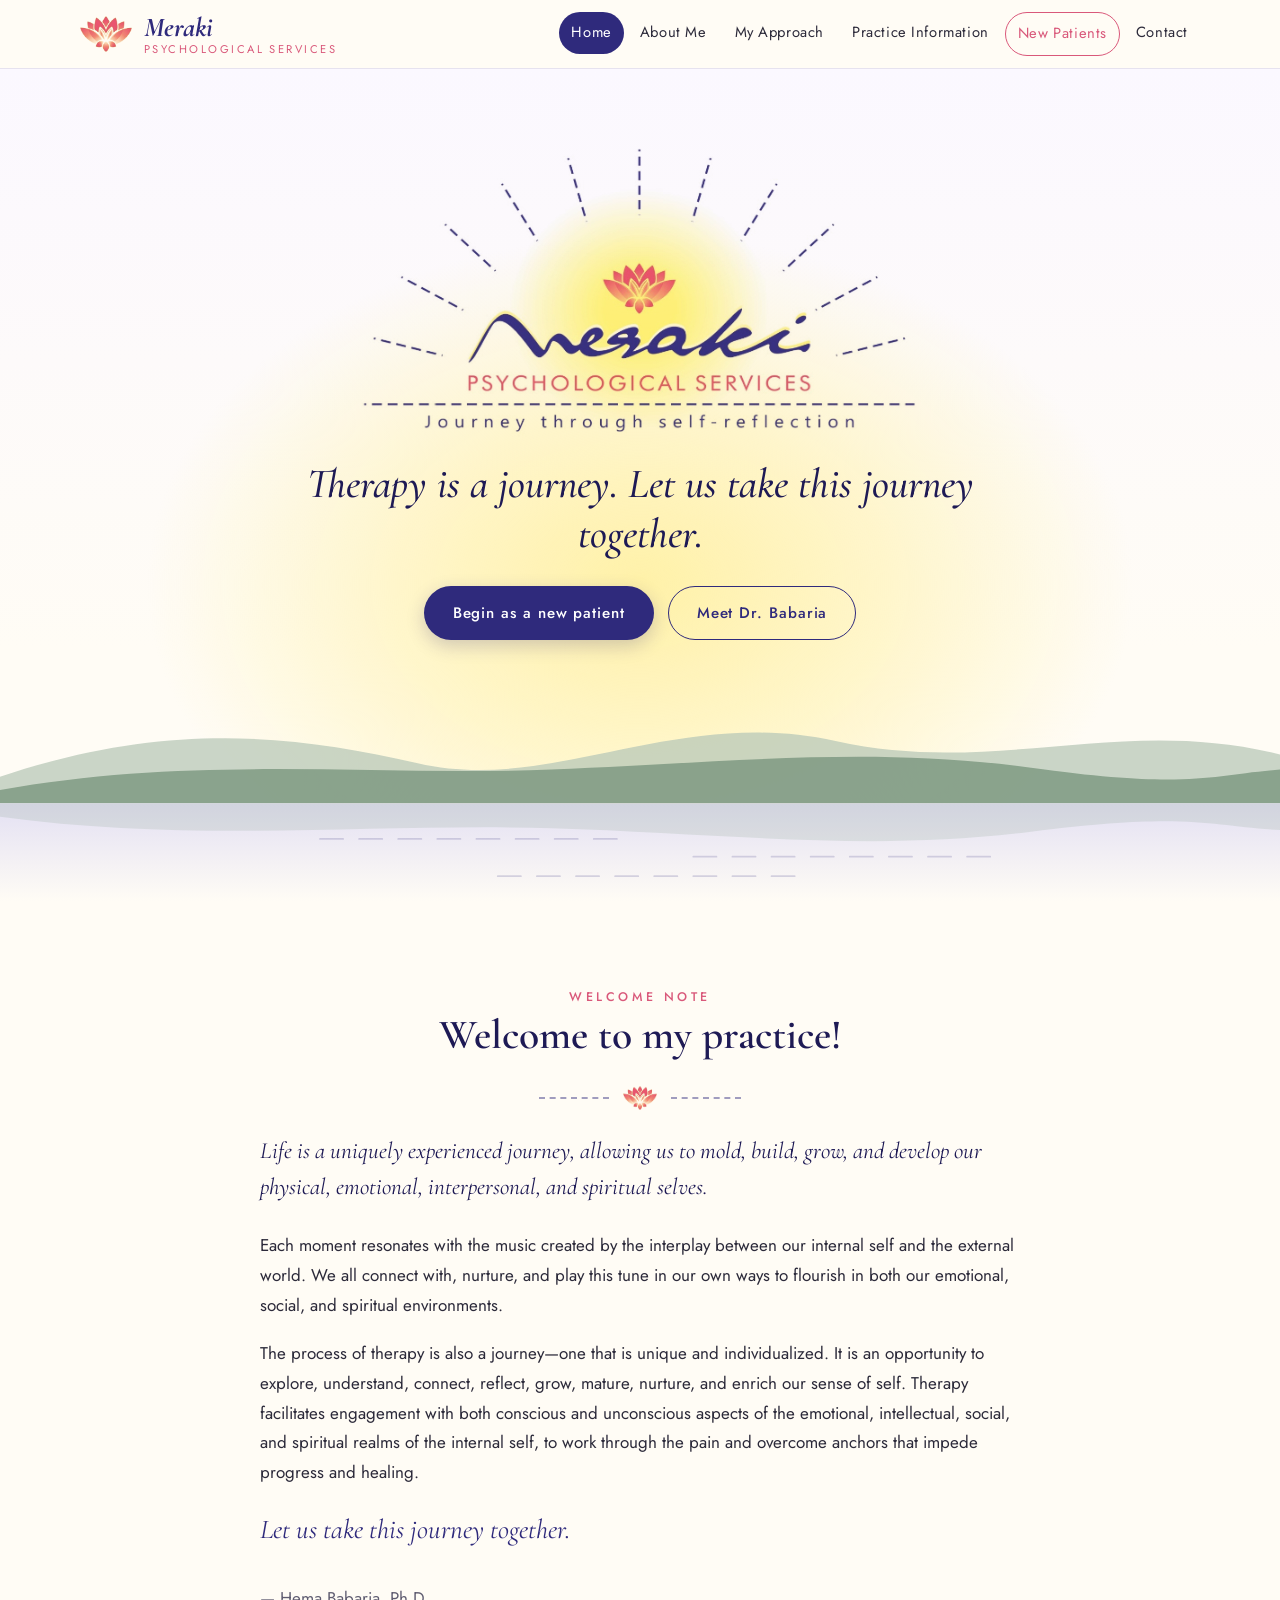
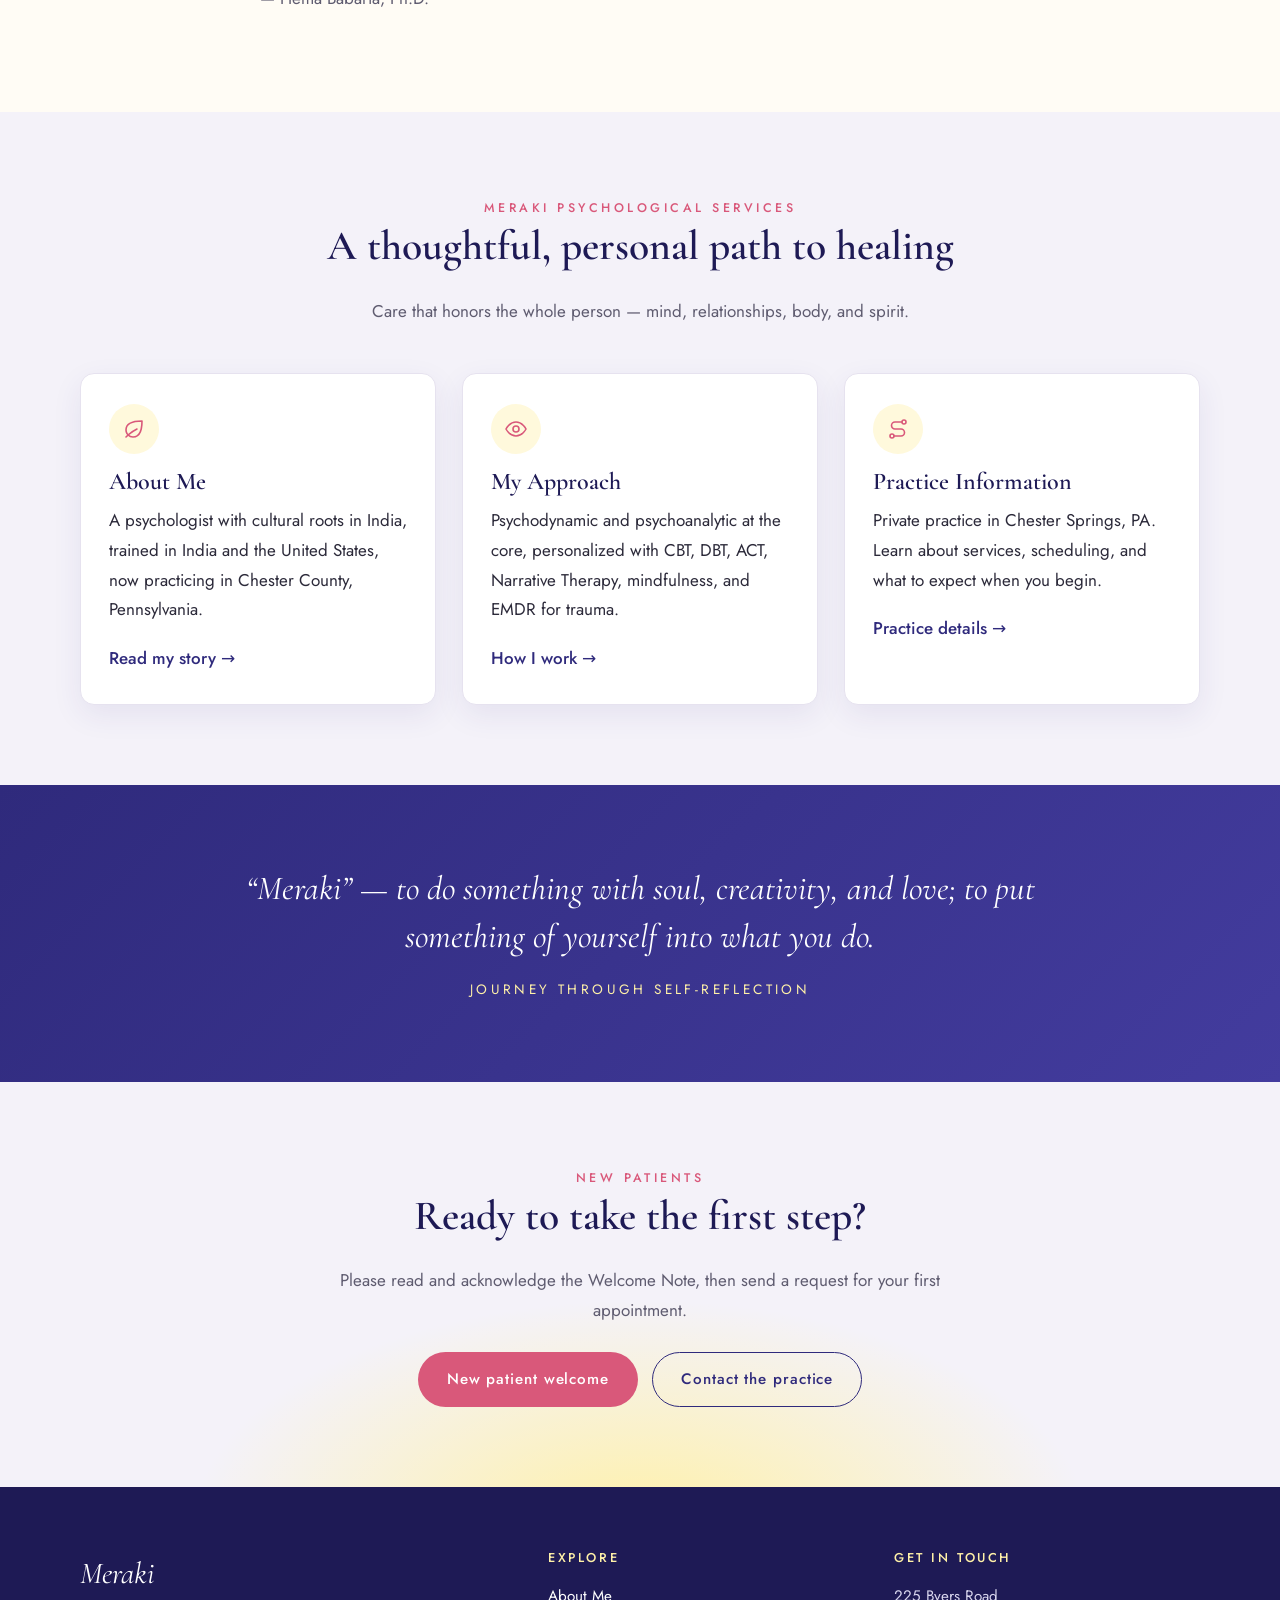
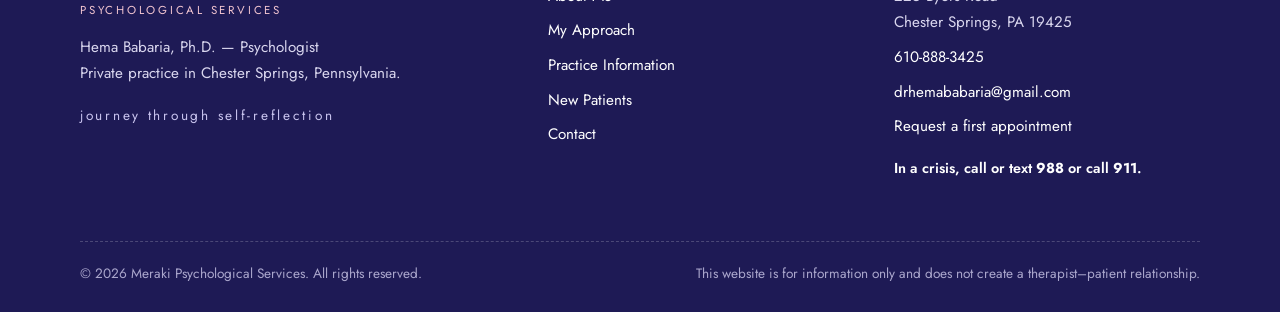
<file: index.html>
<!DOCTYPE html>
<html lang="en">
<head>
<meta charset="utf-8">
<meta name="viewport" content="width=device-width, initial-scale=1">
<title>Meraki Psychological Services | Hema Babaria, Ph.D. | Chester Springs, PA</title>
<meta name="description" content="Psychotherapy with Dr. Hema Babaria, Ph.D., in Chester Springs, PA. Psychodynamic, integrative and EMDR trauma therapy — a journey through self-reflection.">
<link rel="icon" type="image/png" href="assets/images/favicon.png">
<link rel="preconnect" href="https://fonts.googleapis.com">
<link rel="preconnect" href="https://fonts.gstatic.com" crossorigin>
<link href="https://fonts.googleapis.com/css2?family=Cormorant+Garamond:ital,wght@0,500;0,600;0,700;1,500;1,600&family=Jost:wght@300;400;500&display=swap" rel="stylesheet">
<link rel="stylesheet" href="css/style.css">
</head>
<body>
<a class="skip-link" href="#main">Skip to content</a>
<header class="site-header">
  <div class="container header-inner">
    <a class="brand" href="index.html" aria-label="Meraki Psychological Services — home">
      <img src="assets/images/lotus.png" alt="" width="52" height="38">
      <span class="brand-text"><span class="brand-name">Meraki</span><span class="brand-sub">Psychological Services</span></span>
    </a>
    <button class="nav-toggle" aria-label="Open menu" aria-expanded="false" aria-controls="site-nav">
      <svg width="24" height="24" viewBox="0 0 24 24" fill="none" stroke="currentColor" stroke-width="1.8" stroke-linecap="round"><path d="M4 7h16M4 12h16M4 17h16"/></svg>
    </button>
    <nav class="main-nav" id="site-nav" aria-label="Main">
      <ul><li><a href="index.html" aria-current="page">Home</a></li><li><a href="about.html">About Me</a></li><li><a href="approach.html">My Approach</a></li><li><a href="practice.html">Practice Information</a></li><li><a href="new-patients.html" class="nav-cta">New Patients</a></li><li><a href="contact.html">Contact</a></li></ul>
    </nav>
  </div>
</header>
<main id="main">
<section class="hero">

  <div class="container hero-content">
    <img class="hero-logo" src="assets/images/meraki-logo.png" alt="Meraki Psychological Services — Journey through self-reflection" width="1245" height="665">
    <h1>Therapy is a journey. Let us take this journey together.</h1>
    <div class="btn-row">
      <a class="btn btn-primary" href="new-patients.html">Begin as a new patient</a>
      <a class="btn btn-outline" href="about.html">Meet Dr. Babaria</a>
    </div>
  </div>
  <svg class="hero-landscape" viewBox="0 0 1440 260" preserveAspectRatio="none" aria-hidden="true">
  <defs>
    <linearGradient id="water" x1="0" y1="0" x2="0" y2="1"><stop offset="0" stop-color="#e3e0f3"/><stop offset="1" stop-color="#fffcf5"/></linearGradient>
  </defs>
  <path d="M0 120 C 180 60, 320 70, 470 105 S 760 40, 940 80 S 1260 50, 1440 95 L1440 150 L0 150 Z" fill="#b9c8b8" opacity=".75"/>
  <path d="M0 135 C 220 95, 420 120, 620 112 S 980 85, 1160 110 S 1360 118, 1440 112 L1440 150 L0 150 Z" fill="#7f9a83" opacity=".85"/>
  <rect x="0" y="150" width="1440" height="110" fill="url(#water)"/>
  <path d="M0 165 C 220 195, 420 172, 620 178 S 980 205, 1160 182 S 1360 176, 1440 180 L1440 150 L0 150 Z" fill="#7f9a83" opacity=".18"/>
  <g stroke="#2f2a7c" stroke-opacity=".18" stroke-width="2" stroke-linecap="round" stroke-dasharray="26 18">
    <line x1="360" y1="190" x2="700" y2="190"/><line x1="780" y1="210" x2="1120" y2="210"/><line x1="560" y1="232" x2="900" y2="232"/>
  </g>
</svg>
</section>

<section>
  <div class="container">
    <div class="prose reveal">
      <div class="section-head" style="margin-bottom:24px">
        <span class="eyebrow">Welcome Note</span>
        <h2>Welcome to my practice!</h2>
        <div class="divider"><img src="assets/images/lotus.png" alt=""></div>
      </div>
      <p class="lead">Life is a uniquely experienced journey, allowing us to mold, build, grow, and develop our physical, emotional, interpersonal, and spiritual selves.</p>
      <p>Each moment resonates with the music created by the interplay between our internal self and the external world. We all connect with, nurture, and play this tune in our own ways to flourish in both our emotional, social, and spiritual environments.</p>
      <p>The process of therapy is also a journey—one that is unique and individualized. It is an opportunity to explore, understand, connect, reflect, grow, mature, nurture, and enrich our sense of self. Therapy facilitates engagement with both conscious and unconscious aspects of the emotional, intellectual, social, and spiritual realms of the internal self, to work through the pain and overcome anchors that impede progress and healing.</p>
      <p class="signature">Let us take this journey together.</p>
      <p style="color:var(--muted)">— Hema Babaria, Ph.D.</p>
    </div>
  </div>
</section>

<section class="section-alt">
  <div class="container">
    <div class="section-head reveal">
      <span class="eyebrow">Meraki Psychological Services</span>
      <h2>A thoughtful, personal path to healing</h2>
      <p>Care that honors the whole person — mind, relationships, body, and spirit.</p>
    </div>
    <div class="grid-3">
      <article class="card reveal">
        <div class="icon"><svg width="24" height="24" viewBox="0 0 24 24" fill="none" stroke="currentColor" stroke-width="1.6" stroke-linecap="round" stroke-linejoin="round"><path d="M11 20A7 7 0 0 1 4 13c0-5 4-9 16-9 0 12-4 16-9 16z"/><path d="M4 20c4-4 7-6 11-8"/></svg></div>
        <h3>About Me</h3>
        <p>A psychologist with cultural roots in India, trained in India and the United States, now practicing in Chester County, Pennsylvania.</p>
        <a class="more" href="about.html">Read my story &rarr;</a>
      </article>
      <article class="card reveal">
        <div class="icon"><svg width="24" height="24" viewBox="0 0 24 24" fill="none" stroke="currentColor" stroke-width="1.6" stroke-linecap="round" stroke-linejoin="round"><path d="M2 12s3.5-7 10-7 10 7 10 7-3.5 7-10 7S2 12 2 12z"/><circle cx="12" cy="12" r="3"/></svg></div>
        <h3>My Approach</h3>
        <p>Psychodynamic and psychoanalytic at the core, personalized with CBT, DBT, ACT, Narrative Therapy, mindfulness, and EMDR for trauma.</p>
        <a class="more" href="approach.html">How I work &rarr;</a>
      </article>
      <article class="card reveal">
        <div class="icon"><svg width="24" height="24" viewBox="0 0 24 24" fill="none" stroke="currentColor" stroke-width="1.6" stroke-linecap="round" stroke-linejoin="round"><circle cx="6" cy="19" r="2"/><circle cx="18" cy="5" r="2"/><path d="M8 19h7a3.5 3.5 0 0 0 0-7H9a3.5 3.5 0 0 1 0-7h7"/></svg></div>
        <h3>Practice Information</h3>
        <p>Private practice in Chester Springs, PA. Learn about services, scheduling, and what to expect when you begin.</p>
        <a class="more" href="practice.html">Practice details &rarr;</a>
      </article>
    </div>
  </div>
</section>

<section class="quote-band">
  <div class="container reveal">
    <blockquote>&ldquo;Meraki&rdquo; — to do something with soul, creativity, and love; to put something of yourself into what you do.</blockquote>
    <cite>Journey through self-reflection</cite>
  </div>
</section>

<section class="cta">
  <div class="container reveal">
    <span class="eyebrow">New Patients</span>
    <h2>Ready to take the first step?</h2>
    <p style="max-width:620px;margin:0 auto 26px;color:var(--muted)">Please read and acknowledge the Welcome Note, then send a request for your first appointment.</p>
    <div class="btn-row">
      <a class="btn btn-coral" href="new-patients.html">New patient welcome</a>
      <a class="btn btn-outline" href="contact.html">Contact the practice</a>
    </div>
  </div>
</section>
</main>
<footer class="site-footer">
  <div class="container">
    <div class="footer-grid">
      <div>
        <div class="footer-brand">Meraki</div>
        <div class="footer-sub">Psychological Services</div>
        <p>Hema Babaria, Ph.D. — Psychologist<br>Private practice in Chester Springs, Pennsylvania.</p>
        <p style="letter-spacing:.2em;font-size:.85rem;color:#c9c4ef">journey through self-reflection</p>
      </div>
      <div>
        <h4>Explore</h4>
        <ul>
          <li><a href="about.html">About Me</a></li>
          <li><a href="approach.html">My Approach</a></li>
          <li><a href="practice.html">Practice Information</a></li>
          <li><a href="new-patients.html">New Patients</a></li>
          <li><a href="contact.html">Contact</a></li>
        </ul>
      </div>
      <div>
        <h4>Get in touch</h4>
        <ul>
          <li>225 Byers Road<br>Chester Springs, PA 19425</li>
          <li><a href="tel:+16108883425">610-888-3425</a></li>
          <li><a href="#" data-email>drhemababaria@gmail.com</a></li>
          <li><a href="new-patients.html">Request a first appointment</a></li>
        </ul>
        <p class="footer-crisis">In a crisis, call or text <a href="tel:988">988</a> or call <a href="tel:911">911</a>.</p>
      </div>
    </div>
    <div class="footer-bottom">
      <span>&copy; <span data-year>2026</span> Meraki Psychological Services. All rights reserved.</span>
      <span>This website is for information only and does not create a therapist–patient relationship.</span>
    </div>
  </div>
</footer>
<script src="js/main.js"></script>
</body>
</html>
</file>
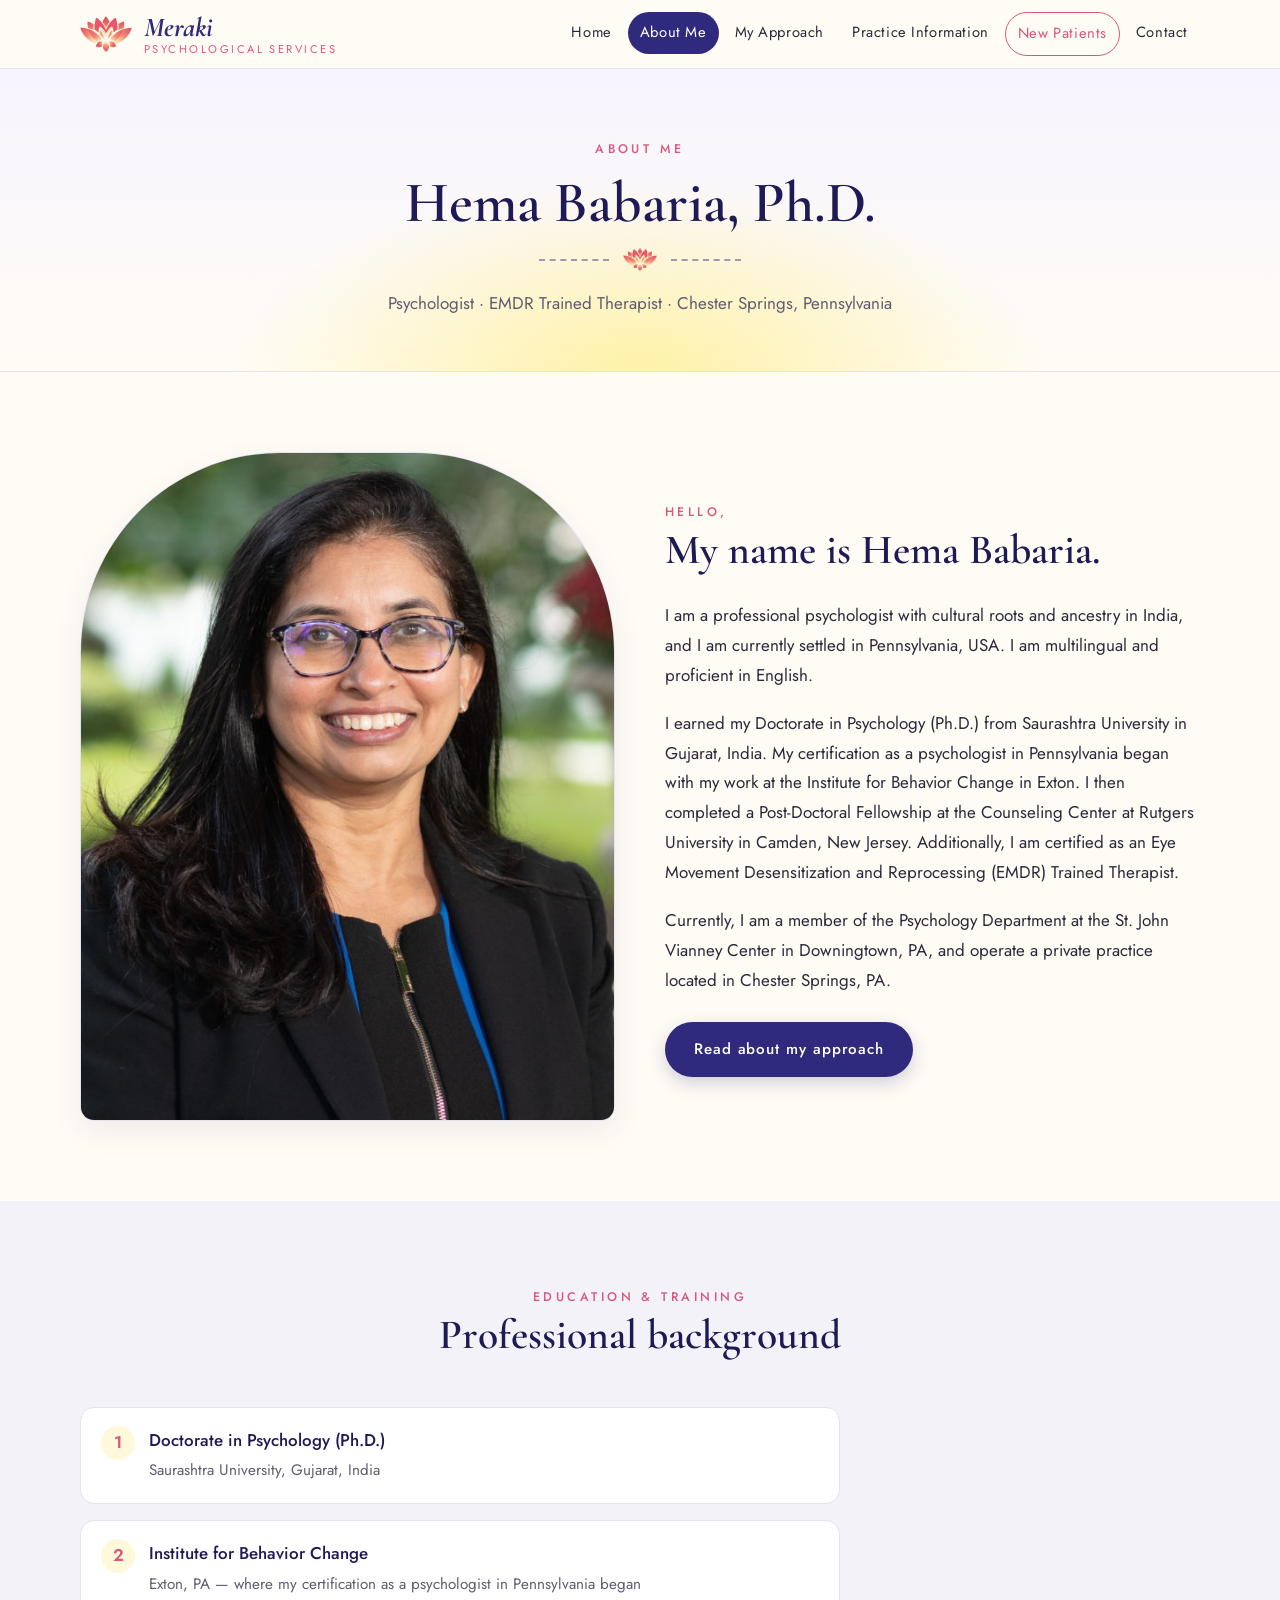
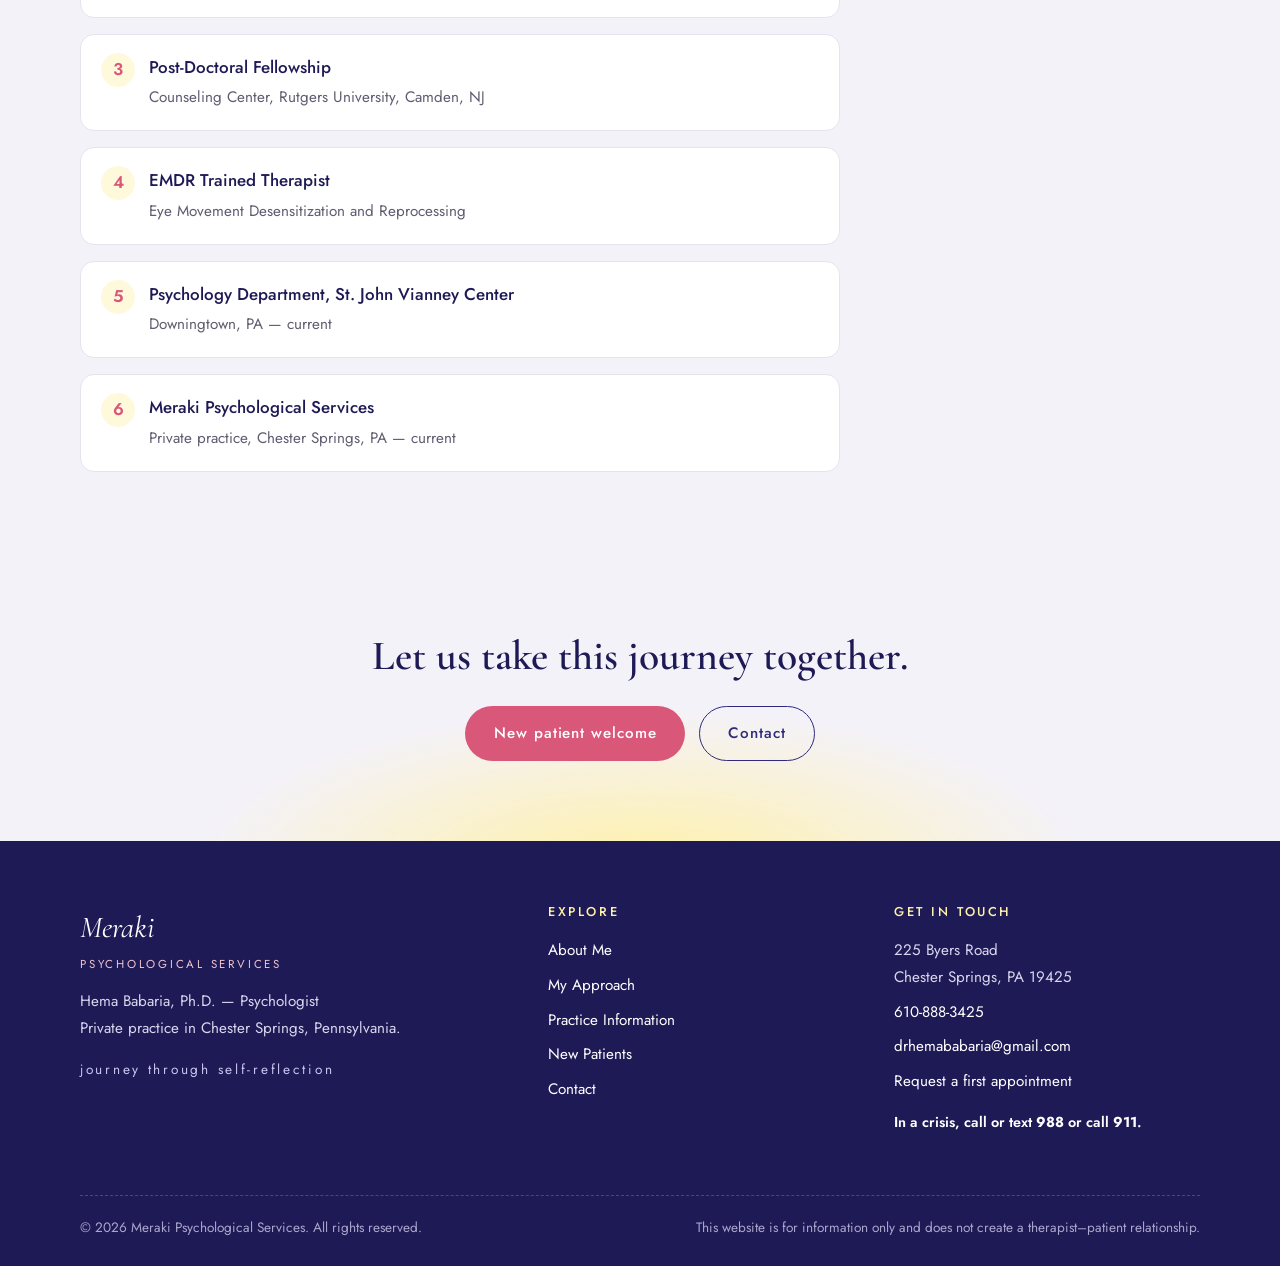
<file: about.html>
<!DOCTYPE html>
<html lang="en">
<head>
<meta charset="utf-8">
<meta name="viewport" content="width=device-width, initial-scale=1">
<title>About Me | Hema Babaria, Ph.D. | Meraki Psychological Services</title>
<meta name="description" content="About Dr. Hema Babaria, Ph.D. — psychologist, EMDR trained therapist, private practice in Chester Springs, PA.">
<link rel="icon" type="image/png" href="assets/images/favicon.png">
<link rel="preconnect" href="https://fonts.googleapis.com">
<link rel="preconnect" href="https://fonts.gstatic.com" crossorigin>
<link href="https://fonts.googleapis.com/css2?family=Cormorant+Garamond:ital,wght@0,500;0,600;0,700;1,500;1,600&family=Jost:wght@300;400;500&display=swap" rel="stylesheet">
<link rel="stylesheet" href="css/style.css">
</head>
<body>
<a class="skip-link" href="#main">Skip to content</a>
<header class="site-header">
  <div class="container header-inner">
    <a class="brand" href="index.html" aria-label="Meraki Psychological Services — home">
      <img src="assets/images/lotus.png" alt="" width="52" height="38">
      <span class="brand-text"><span class="brand-name">Meraki</span><span class="brand-sub">Psychological Services</span></span>
    </a>
    <button class="nav-toggle" aria-label="Open menu" aria-expanded="false" aria-controls="site-nav">
      <svg width="24" height="24" viewBox="0 0 24 24" fill="none" stroke="currentColor" stroke-width="1.8" stroke-linecap="round"><path d="M4 7h16M4 12h16M4 17h16"/></svg>
    </button>
    <nav class="main-nav" id="site-nav" aria-label="Main">
      <ul><li><a href="index.html">Home</a></li><li><a href="about.html" aria-current="page">About Me</a></li><li><a href="approach.html">My Approach</a></li><li><a href="practice.html">Practice Information</a></li><li><a href="new-patients.html" class="nav-cta">New Patients</a></li><li><a href="contact.html">Contact</a></li></ul>
    </nav>
  </div>
</header>
<main id="main">
<section class="page-hero">
  <div class="container">
    <span class="eyebrow">About Me</span>
    <h1>Hema Babaria, Ph.D.</h1>
    <div class="divider"><img src="assets/images/lotus.png" alt=""></div>
    <p>Psychologist &middot; EMDR Trained Therapist &middot; Chester Springs, Pennsylvania</p>
  </div>
</section>
<section>
  <div class="container grid-2">
    <div class="reveal">
      <figure class="portrait">
        <img class="photo" src="assets/images/hema-babaria-portrait.jpg" alt="Portrait of Hema Babaria, Ph.D." width="604" height="859">
      </figure>
    </div>
    <div class="reveal">
      <span class="eyebrow">Hello,</span>
      <h2>My name is Hema Babaria.</h2>
      <p>I am a professional psychologist with cultural roots and ancestry in India, and I am currently settled in Pennsylvania, USA. I am multilingual and proficient in English.</p>
      <p>I earned my Doctorate in Psychology (Ph.D.) from Saurashtra University in Gujarat, India. My certification as a psychologist in Pennsylvania began with my work at the Institute for Behavior Change in Exton. I then completed a Post-Doctoral Fellowship at the Counseling Center at Rutgers University in Camden, New Jersey. Additionally, I am certified as an Eye Movement Desensitization and Reprocessing (EMDR) Trained Therapist.</p>
      <p>Currently, I am a member of the Psychology Department at the St. John Vianney Center in Downingtown, PA, and operate a private practice located in Chester Springs, PA.</p>
      <a class="btn btn-primary" href="approach.html" style="margin-top:8px">Read about my approach</a>
    </div>
  </div>
</section>

<section class="section-alt">
  <div class="container">
    <div class="section-head reveal">
      <span class="eyebrow">Education &amp; Training</span>
      <h2>Professional background</h2>
    </div>
    <ul class="cred-list prose reveal">
      <li><span class="dot">1</span><div><strong>Doctorate in Psychology (Ph.D.)</strong><span class="meta">Saurashtra University, Gujarat, India</span></div></li>
      <li><span class="dot">2</span><div><strong>Institute for Behavior Change</strong><span class="meta">Exton, PA — where my certification as a psychologist in Pennsylvania began</span></div></li>
      <li><span class="dot">3</span><div><strong>Post-Doctoral Fellowship</strong><span class="meta">Counseling Center, Rutgers University, Camden, NJ</span></div></li>
      <li><span class="dot">4</span><div><strong>EMDR Trained Therapist</strong><span class="meta">Eye Movement Desensitization and Reprocessing</span></div></li>
      <li><span class="dot">5</span><div><strong>Psychology Department, St. John Vianney Center</strong><span class="meta">Downingtown, PA — current</span></div></li>
      <li><span class="dot">6</span><div><strong>Meraki Psychological Services</strong><span class="meta">Private practice, Chester Springs, PA — current</span></div></li>
    </ul>
  </div>
</section>

<section class="cta">
  <div class="container reveal">
    <h2>Let us take this journey together.</h2>
    <div class="btn-row" style="margin-top:20px">
      <a class="btn btn-coral" href="new-patients.html">New patient welcome</a>
      <a class="btn btn-outline" href="contact.html">Contact</a>
    </div>
  </div>
</section>
</main>
<footer class="site-footer">
  <div class="container">
    <div class="footer-grid">
      <div>
        <div class="footer-brand">Meraki</div>
        <div class="footer-sub">Psychological Services</div>
        <p>Hema Babaria, Ph.D. — Psychologist<br>Private practice in Chester Springs, Pennsylvania.</p>
        <p style="letter-spacing:.2em;font-size:.85rem;color:#c9c4ef">journey through self-reflection</p>
      </div>
      <div>
        <h4>Explore</h4>
        <ul>
          <li><a href="about.html">About Me</a></li>
          <li><a href="approach.html">My Approach</a></li>
          <li><a href="practice.html">Practice Information</a></li>
          <li><a href="new-patients.html">New Patients</a></li>
          <li><a href="contact.html">Contact</a></li>
        </ul>
      </div>
      <div>
        <h4>Get in touch</h4>
        <ul>
          <li>225 Byers Road<br>Chester Springs, PA 19425</li>
          <li><a href="tel:+16108883425">610-888-3425</a></li>
          <li><a href="#" data-email>drhemababaria@gmail.com</a></li>
          <li><a href="new-patients.html">Request a first appointment</a></li>
        </ul>
        <p class="footer-crisis">In a crisis, call or text <a href="tel:988">988</a> or call <a href="tel:911">911</a>.</p>
      </div>
    </div>
    <div class="footer-bottom">
      <span>&copy; <span data-year>2026</span> Meraki Psychological Services. All rights reserved.</span>
      <span>This website is for information only and does not create a therapist–patient relationship.</span>
    </div>
  </div>
</footer>
<script src="js/main.js"></script>
</body>
</html>
</file>
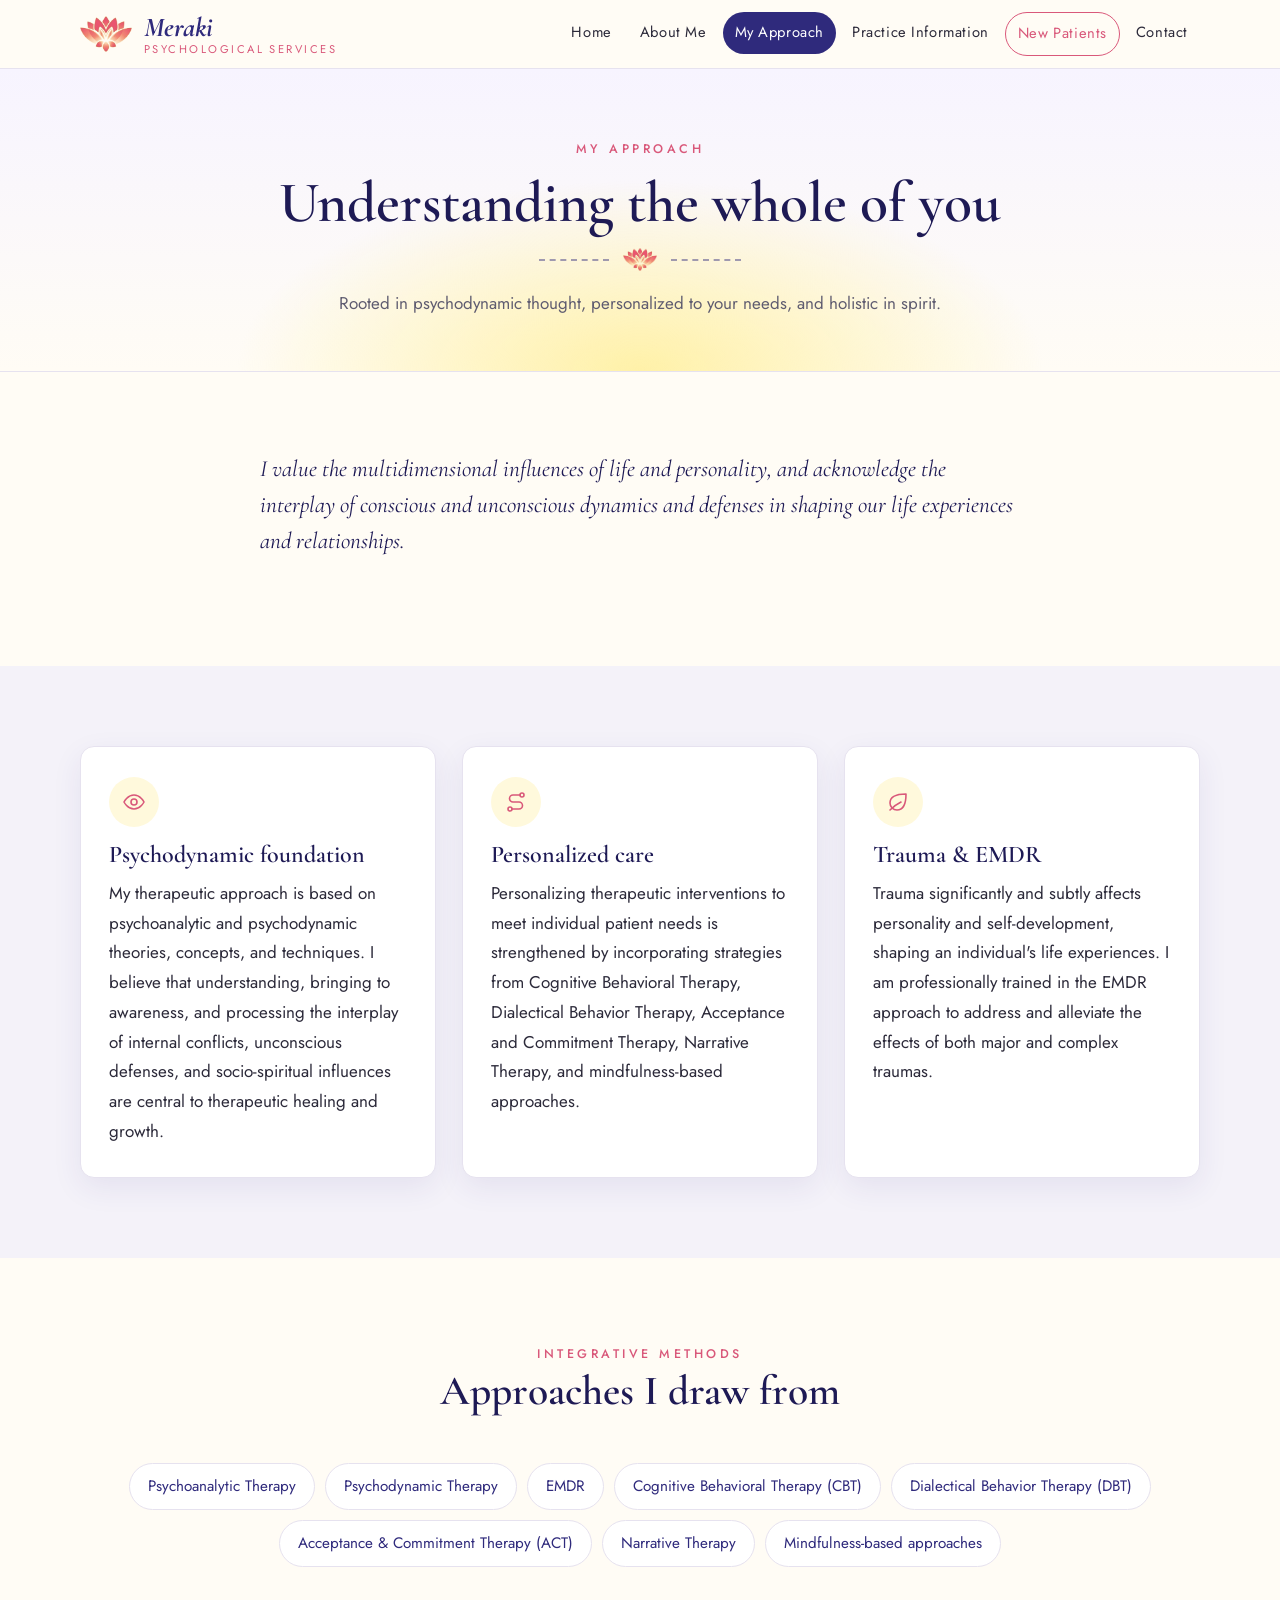
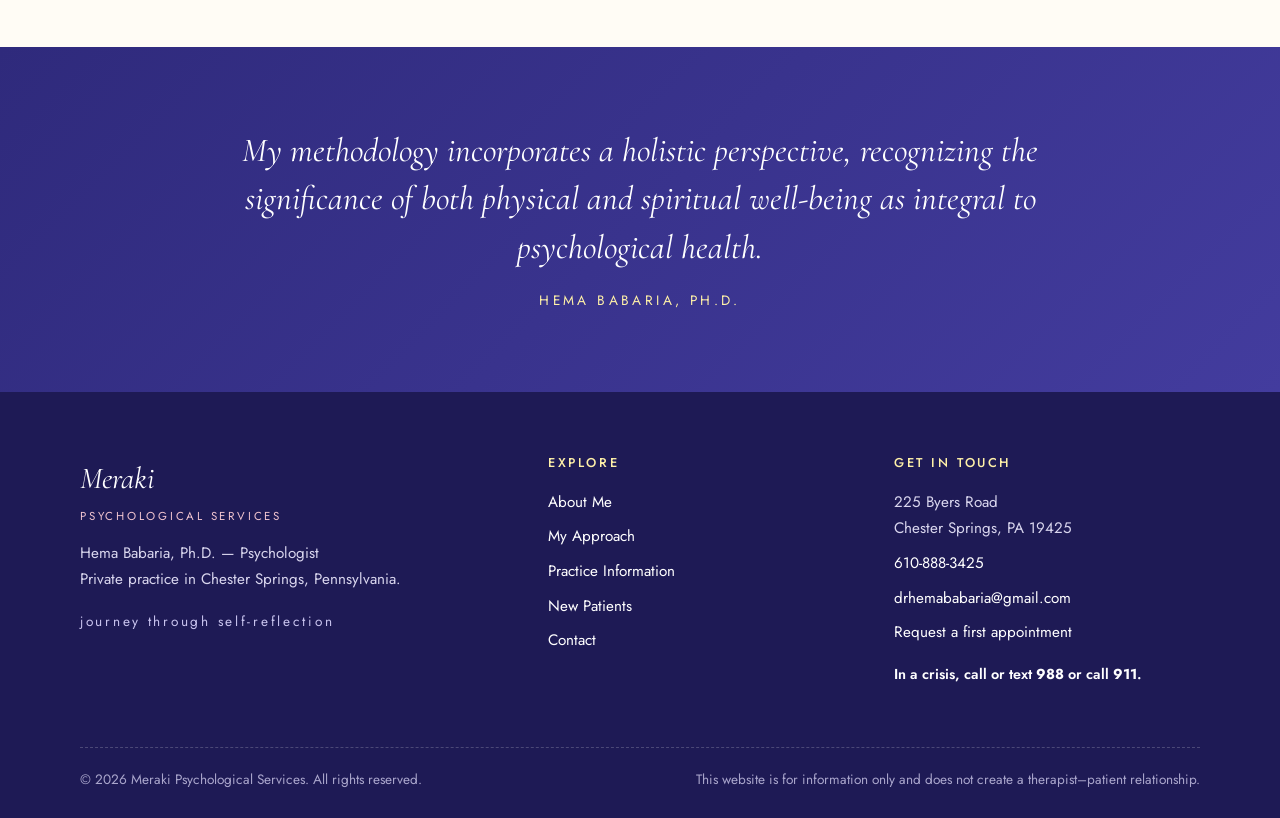
<file: approach.html>
<!DOCTYPE html>
<html lang="en">
<head>
<meta charset="utf-8">
<meta name="viewport" content="width=device-width, initial-scale=1">
<title>My Approach | Meraki Psychological Services</title>
<meta name="description" content="Psychodynamic and psychoanalytic therapy integrated with CBT, DBT, ACT, Narrative Therapy, mindfulness and EMDR trauma therapy.">
<link rel="icon" type="image/png" href="assets/images/favicon.png">
<link rel="preconnect" href="https://fonts.googleapis.com">
<link rel="preconnect" href="https://fonts.gstatic.com" crossorigin>
<link href="https://fonts.googleapis.com/css2?family=Cormorant+Garamond:ital,wght@0,500;0,600;0,700;1,500;1,600&family=Jost:wght@300;400;500&display=swap" rel="stylesheet">
<link rel="stylesheet" href="css/style.css">
</head>
<body>
<a class="skip-link" href="#main">Skip to content</a>
<header class="site-header">
  <div class="container header-inner">
    <a class="brand" href="index.html" aria-label="Meraki Psychological Services — home">
      <img src="assets/images/lotus.png" alt="" width="52" height="38">
      <span class="brand-text"><span class="brand-name">Meraki</span><span class="brand-sub">Psychological Services</span></span>
    </a>
    <button class="nav-toggle" aria-label="Open menu" aria-expanded="false" aria-controls="site-nav">
      <svg width="24" height="24" viewBox="0 0 24 24" fill="none" stroke="currentColor" stroke-width="1.8" stroke-linecap="round"><path d="M4 7h16M4 12h16M4 17h16"/></svg>
    </button>
    <nav class="main-nav" id="site-nav" aria-label="Main">
      <ul><li><a href="index.html">Home</a></li><li><a href="about.html">About Me</a></li><li><a href="approach.html" aria-current="page">My Approach</a></li><li><a href="practice.html">Practice Information</a></li><li><a href="new-patients.html" class="nav-cta">New Patients</a></li><li><a href="contact.html">Contact</a></li></ul>
    </nav>
  </div>
</header>
<main id="main">
<section class="page-hero">
  <div class="container">
    <span class="eyebrow">My Approach</span>
    <h1>Understanding the whole of you</h1>
    <div class="divider"><img src="assets/images/lotus.png" alt=""></div>
    <p>Rooted in psychodynamic thought, personalized to your needs, and holistic in spirit.</p>
  </div>
</section>
<section>
  <div class="container prose reveal">
    <p class="lead">I value the multidimensional influences of life and personality, and acknowledge the interplay of conscious and unconscious dynamics and defenses in shaping our life experiences and relationships.</p>
  </div>
</section>

<section class="section-alt">
  <div class="container grid-3">
    <article class="card reveal">
      <div class="icon"><svg width="24" height="24" viewBox="0 0 24 24" fill="none" stroke="currentColor" stroke-width="1.6" stroke-linecap="round" stroke-linejoin="round"><path d="M2 12s3.5-7 10-7 10 7 10 7-3.5 7-10 7S2 12 2 12z"/><circle cx="12" cy="12" r="3"/></svg></div>
      <h3>Psychodynamic foundation</h3>
      <p>My therapeutic approach is based on psychoanalytic and psychodynamic theories, concepts, and techniques. I believe that understanding, bringing to awareness, and processing the interplay of internal conflicts, unconscious defenses, and socio-spiritual influences are central to therapeutic healing and growth.</p>
    </article>
    <article class="card reveal">
      <div class="icon"><svg width="24" height="24" viewBox="0 0 24 24" fill="none" stroke="currentColor" stroke-width="1.6" stroke-linecap="round" stroke-linejoin="round"><circle cx="6" cy="19" r="2"/><circle cx="18" cy="5" r="2"/><path d="M8 19h7a3.5 3.5 0 0 0 0-7H9a3.5 3.5 0 0 1 0-7h7"/></svg></div>
      <h3>Personalized care</h3>
      <p>Personalizing therapeutic interventions to meet individual patient needs is strengthened by incorporating strategies from Cognitive Behavioral Therapy, Dialectical Behavior Therapy, Acceptance and Commitment Therapy, Narrative Therapy, and mindfulness-based approaches.</p>
    </article>
    <article class="card reveal">
      <div class="icon"><svg width="24" height="24" viewBox="0 0 24 24" fill="none" stroke="currentColor" stroke-width="1.6" stroke-linecap="round" stroke-linejoin="round"><path d="M11 20A7 7 0 0 1 4 13c0-5 4-9 16-9 0 12-4 16-9 16z"/><path d="M4 20c4-4 7-6 11-8"/></svg></div>
      <h3>Trauma &amp; EMDR</h3>
      <p>Trauma significantly and subtly affects personality and self-development, shaping an individual's life experiences. I am professionally trained in the EMDR approach to address and alleviate the effects of both major and complex traumas.</p>
    </article>
  </div>
</section>

<section>
  <div class="container">
    <div class="section-head reveal">
      <span class="eyebrow">Integrative methods</span>
      <h2>Approaches I draw from</h2>
    </div>
    <ul class="chips reveal">
      <li>Psychoanalytic Therapy</li><li>Psychodynamic Therapy</li><li>EMDR</li>
      <li>Cognitive Behavioral Therapy (CBT)</li><li>Dialectical Behavior Therapy (DBT)</li>
      <li>Acceptance &amp; Commitment Therapy (ACT)</li><li>Narrative Therapy</li><li>Mindfulness-based approaches</li>
    </ul>
  </div>
</section>

<section class="quote-band">
  <div class="container reveal">
    <blockquote>My methodology incorporates a holistic perspective, recognizing the significance of both physical and spiritual well-being as integral to psychological health.</blockquote>
    <cite>Hema Babaria, Ph.D.</cite>
  </div>
</section>
</main>
<footer class="site-footer">
  <div class="container">
    <div class="footer-grid">
      <div>
        <div class="footer-brand">Meraki</div>
        <div class="footer-sub">Psychological Services</div>
        <p>Hema Babaria, Ph.D. — Psychologist<br>Private practice in Chester Springs, Pennsylvania.</p>
        <p style="letter-spacing:.2em;font-size:.85rem;color:#c9c4ef">journey through self-reflection</p>
      </div>
      <div>
        <h4>Explore</h4>
        <ul>
          <li><a href="about.html">About Me</a></li>
          <li><a href="approach.html">My Approach</a></li>
          <li><a href="practice.html">Practice Information</a></li>
          <li><a href="new-patients.html">New Patients</a></li>
          <li><a href="contact.html">Contact</a></li>
        </ul>
      </div>
      <div>
        <h4>Get in touch</h4>
        <ul>
          <li>225 Byers Road<br>Chester Springs, PA 19425</li>
          <li><a href="tel:+16108883425">610-888-3425</a></li>
          <li><a href="#" data-email>drhemababaria@gmail.com</a></li>
          <li><a href="new-patients.html">Request a first appointment</a></li>
        </ul>
        <p class="footer-crisis">In a crisis, call or text <a href="tel:988">988</a> or call <a href="tel:911">911</a>.</p>
      </div>
    </div>
    <div class="footer-bottom">
      <span>&copy; <span data-year>2026</span> Meraki Psychological Services. All rights reserved.</span>
      <span>This website is for information only and does not create a therapist–patient relationship.</span>
    </div>
  </div>
</footer>
<script src="js/main.js"></script>
</body>
</html>
</file>
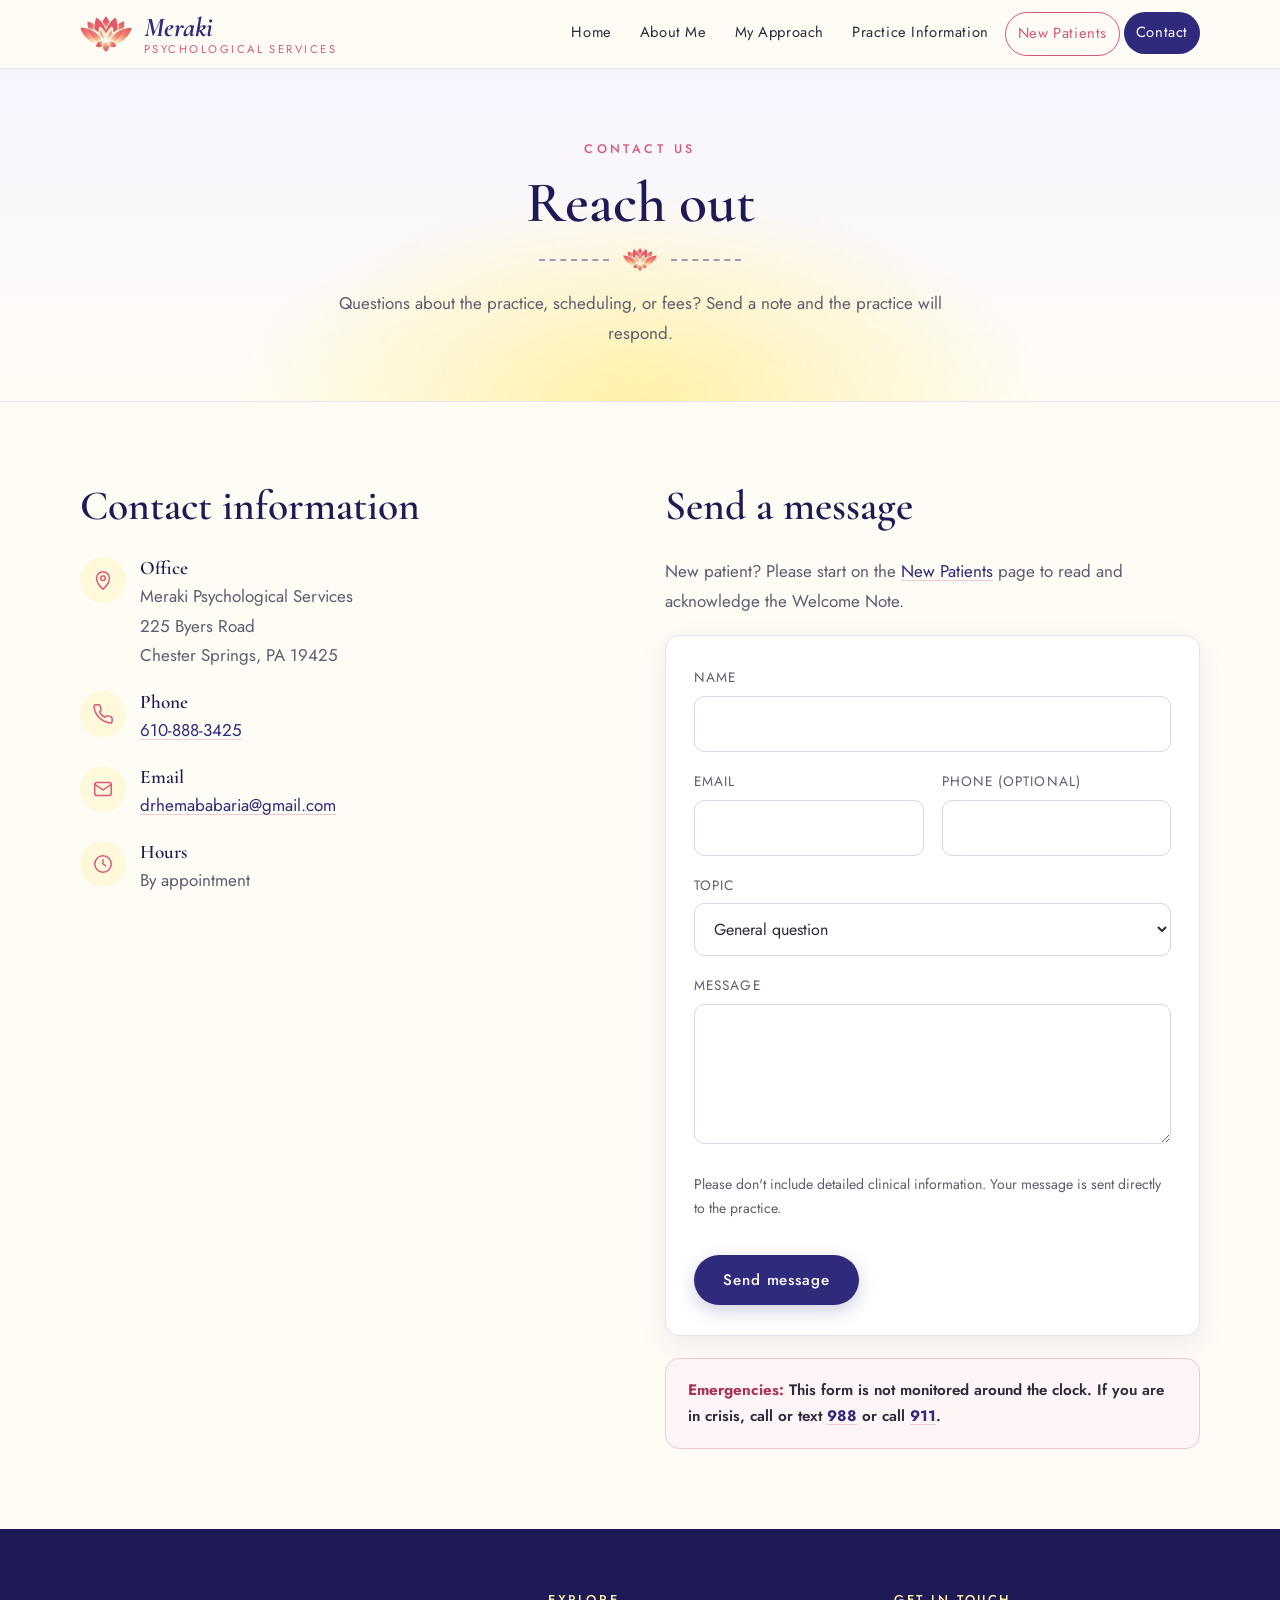
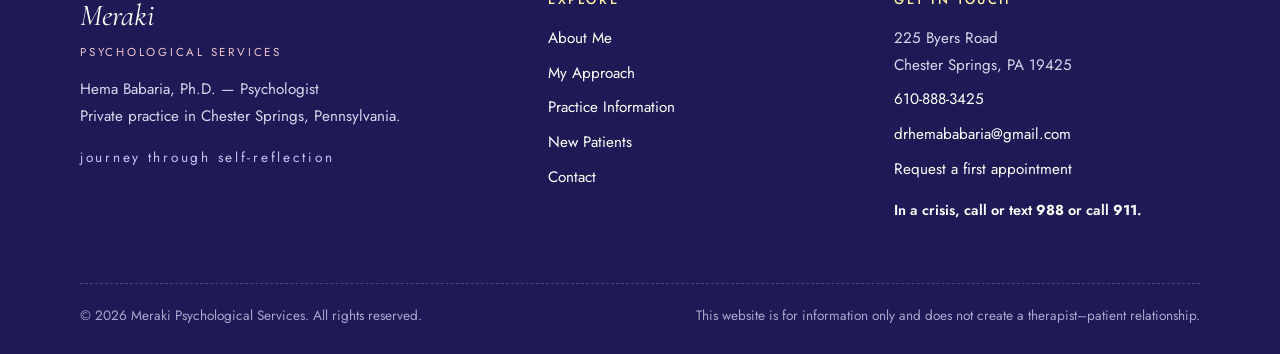
<file: contact.html>
<!DOCTYPE html>
<html lang="en">
<head>
<meta charset="utf-8">
<meta name="viewport" content="width=device-width, initial-scale=1">
<title>Contact | Meraki Psychological Services | Chester Springs, PA</title>
<meta name="description" content="Contact Meraki Psychological Services — Dr. Hema Babaria, Ph.D., Chester Springs, PA.">
<link rel="icon" type="image/png" href="assets/images/favicon.png">
<link rel="preconnect" href="https://fonts.googleapis.com">
<link rel="preconnect" href="https://fonts.gstatic.com" crossorigin>
<link href="https://fonts.googleapis.com/css2?family=Cormorant+Garamond:ital,wght@0,500;0,600;0,700;1,500;1,600&family=Jost:wght@300;400;500&display=swap" rel="stylesheet">
<link rel="stylesheet" href="css/style.css">
</head>
<body>
<a class="skip-link" href="#main">Skip to content</a>
<header class="site-header">
  <div class="container header-inner">
    <a class="brand" href="index.html" aria-label="Meraki Psychological Services — home">
      <img src="assets/images/lotus.png" alt="" width="52" height="38">
      <span class="brand-text"><span class="brand-name">Meraki</span><span class="brand-sub">Psychological Services</span></span>
    </a>
    <button class="nav-toggle" aria-label="Open menu" aria-expanded="false" aria-controls="site-nav">
      <svg width="24" height="24" viewBox="0 0 24 24" fill="none" stroke="currentColor" stroke-width="1.8" stroke-linecap="round"><path d="M4 7h16M4 12h16M4 17h16"/></svg>
    </button>
    <nav class="main-nav" id="site-nav" aria-label="Main">
      <ul><li><a href="index.html">Home</a></li><li><a href="about.html">About Me</a></li><li><a href="approach.html">My Approach</a></li><li><a href="practice.html">Practice Information</a></li><li><a href="new-patients.html" class="nav-cta">New Patients</a></li><li><a href="contact.html" aria-current="page">Contact</a></li></ul>
    </nav>
  </div>
</header>
<main id="main">
<section class="page-hero">
  <div class="container">
    <span class="eyebrow">Contact Us</span>
    <h1>Reach out</h1>
    <div class="divider"><img src="assets/images/lotus.png" alt=""></div>
    <p>Questions about the practice, scheduling, or fees? Send a note and the practice will respond.</p>
  </div>
</section>
<section>
  <div class="container grid-2" style="align-items:start">
    <div class="reveal">
      <h2>Contact information</h2>
      <div class="contact-card" style="margin-bottom:28px">
        <div class="contact-item"><div class="icon"><svg width="22" height="22" viewBox="0 0 24 24" fill="none" stroke="currentColor" stroke-width="1.6" stroke-linecap="round" stroke-linejoin="round"><path d="M12 22s7-6.2 7-12a7 7 0 1 0-14 0c0 5.8 7 12 7 12z"/><circle cx="12" cy="10" r="2.5"/></svg></div><div><h3>Office</h3><p>Meraki Psychological Services<br>225 Byers Road<br>Chester Springs, PA 19425</p></div></div>
        <div class="contact-item"><div class="icon"><svg width="22" height="22" viewBox="0 0 24 24" fill="none" stroke="currentColor" stroke-width="1.6" stroke-linecap="round" stroke-linejoin="round"><path d="M22 16.9v3a2 2 0 0 1-2.2 2 19.8 19.8 0 0 1-8.6-3.1 19.5 19.5 0 0 1-6-6A19.8 19.8 0 0 1 2.1 4.2 2 2 0 0 1 4.1 2h3a2 2 0 0 1 2 1.7c.1.9.4 1.8.7 2.7a2 2 0 0 1-.5 2.1L8 9.8a16 16 0 0 0 6 6l1.3-1.3a2 2 0 0 1 2.1-.4c.9.3 1.8.6 2.7.7a2 2 0 0 1 1.7 2z"/></svg></div><div><h3>Phone</h3><p><a href="tel:+16108883425">610-888-3425</a></p></div></div>
        <div class="contact-item"><div class="icon"><svg width="22" height="22" viewBox="0 0 24 24" fill="none" stroke="currentColor" stroke-width="1.6" stroke-linecap="round" stroke-linejoin="round"><rect x="3" y="5" width="18" height="14" rx="2"/><path d="m3 7 9 6 9-6"/></svg></div><div><h3>Email</h3><p><a href="#" data-email>drhemababaria@gmail.com</a></p></div></div>
        <div class="contact-item"><div class="icon"><svg width="22" height="22" viewBox="0 0 24 24" fill="none" stroke="currentColor" stroke-width="1.6" stroke-linecap="round" stroke-linejoin="round"><circle cx="12" cy="12" r="9"/><path d="M12 7v5l3 2"/></svg></div><div><h3>Hours</h3><p>By appointment</p></div></div>
      </div>
      <iframe class="map-frame" title="Map: 225 Byers Road, Chester Springs, PA 19425" loading="lazy" referrerpolicy="no-referrer-when-downgrade" src="https://www.google.com/maps?q=225+Byers+Road,+Chester+Springs,+PA+19425&amp;output=embed"></iframe>
    </div>
    <div class="reveal">
      <h2>Send a message</h2>
      <p style="color:var(--muted)">New patient? Please start on the <a href="new-patients.html">New Patients</a> page to read and acknowledge the Welcome Note.</p>
      <form class="form card" id="contact-form">
        <div class="hp-field" aria-hidden="true"><label>Leave this field empty<input type="text" name="website_hp" tabindex="-1" autocomplete="off"></label></div>
        <div class="field"><label for="c-name">Name</label><input type="text" id="c-name" name="name" autocomplete="name" required></div>
        <div class="form-row">
          <div class="field"><label for="c-email">Email</label><input type="email" id="c-email" name="email" autocomplete="email" required></div>
          <div class="field"><label for="c-phone">Phone (optional)</label><input type="tel" id="c-phone" name="phone" autocomplete="tel"></div>
        </div>
        <div class="field"><label for="c-topic">Topic</label>
          <select id="c-topic" name="topic"><option>General question</option><option>Scheduling</option><option>Fees &amp; insurance</option><option>Professional referral</option></select></div>
        <div class="field"><label for="c-msg">Message</label><textarea id="c-msg" name="message" required></textarea></div>
        <p class="form-note">Please don't include detailed clinical information. Your message is sent directly to the practice.</p>
        <div><button type="submit" class="btn btn-primary">Send message</button></div>
        <div class="form-success" id="contact-success" role="status">Thank you — your message has been sent. The practice will get back to you soon.</div>
        <div class="form-error" id="contact-error" role="alert">Sorry, your message could not be sent right now. Please try again, or call <a href="tel:+16108883425">610-888-3425</a>.</div>
      </form>
      <div class="crisis" style="margin-top:22px"><strong>Emergencies:</strong> This form is not monitored around the clock. If you are in crisis, call or text <a href="tel:988">988</a> or call <a href="tel:911">911</a>.</div>
    </div>
  </div>
</section>
</main>
<footer class="site-footer">
  <div class="container">
    <div class="footer-grid">
      <div>
        <div class="footer-brand">Meraki</div>
        <div class="footer-sub">Psychological Services</div>
        <p>Hema Babaria, Ph.D. — Psychologist<br>Private practice in Chester Springs, Pennsylvania.</p>
        <p style="letter-spacing:.2em;font-size:.85rem;color:#c9c4ef">journey through self-reflection</p>
      </div>
      <div>
        <h4>Explore</h4>
        <ul>
          <li><a href="about.html">About Me</a></li>
          <li><a href="approach.html">My Approach</a></li>
          <li><a href="practice.html">Practice Information</a></li>
          <li><a href="new-patients.html">New Patients</a></li>
          <li><a href="contact.html">Contact</a></li>
        </ul>
      </div>
      <div>
        <h4>Get in touch</h4>
        <ul>
          <li>225 Byers Road<br>Chester Springs, PA 19425</li>
          <li><a href="tel:+16108883425">610-888-3425</a></li>
          <li><a href="#" data-email>drhemababaria@gmail.com</a></li>
          <li><a href="new-patients.html">Request a first appointment</a></li>
        </ul>
        <p class="footer-crisis">In a crisis, call or text <a href="tel:988">988</a> or call <a href="tel:911">911</a>.</p>
      </div>
    </div>
    <div class="footer-bottom">
      <span>&copy; <span data-year>2026</span> Meraki Psychological Services. All rights reserved.</span>
      <span>This website is for information only and does not create a therapist–patient relationship.</span>
    </div>
  </div>
</footer>
<script src="js/main.js"></script>
</body>
</html>
</file>
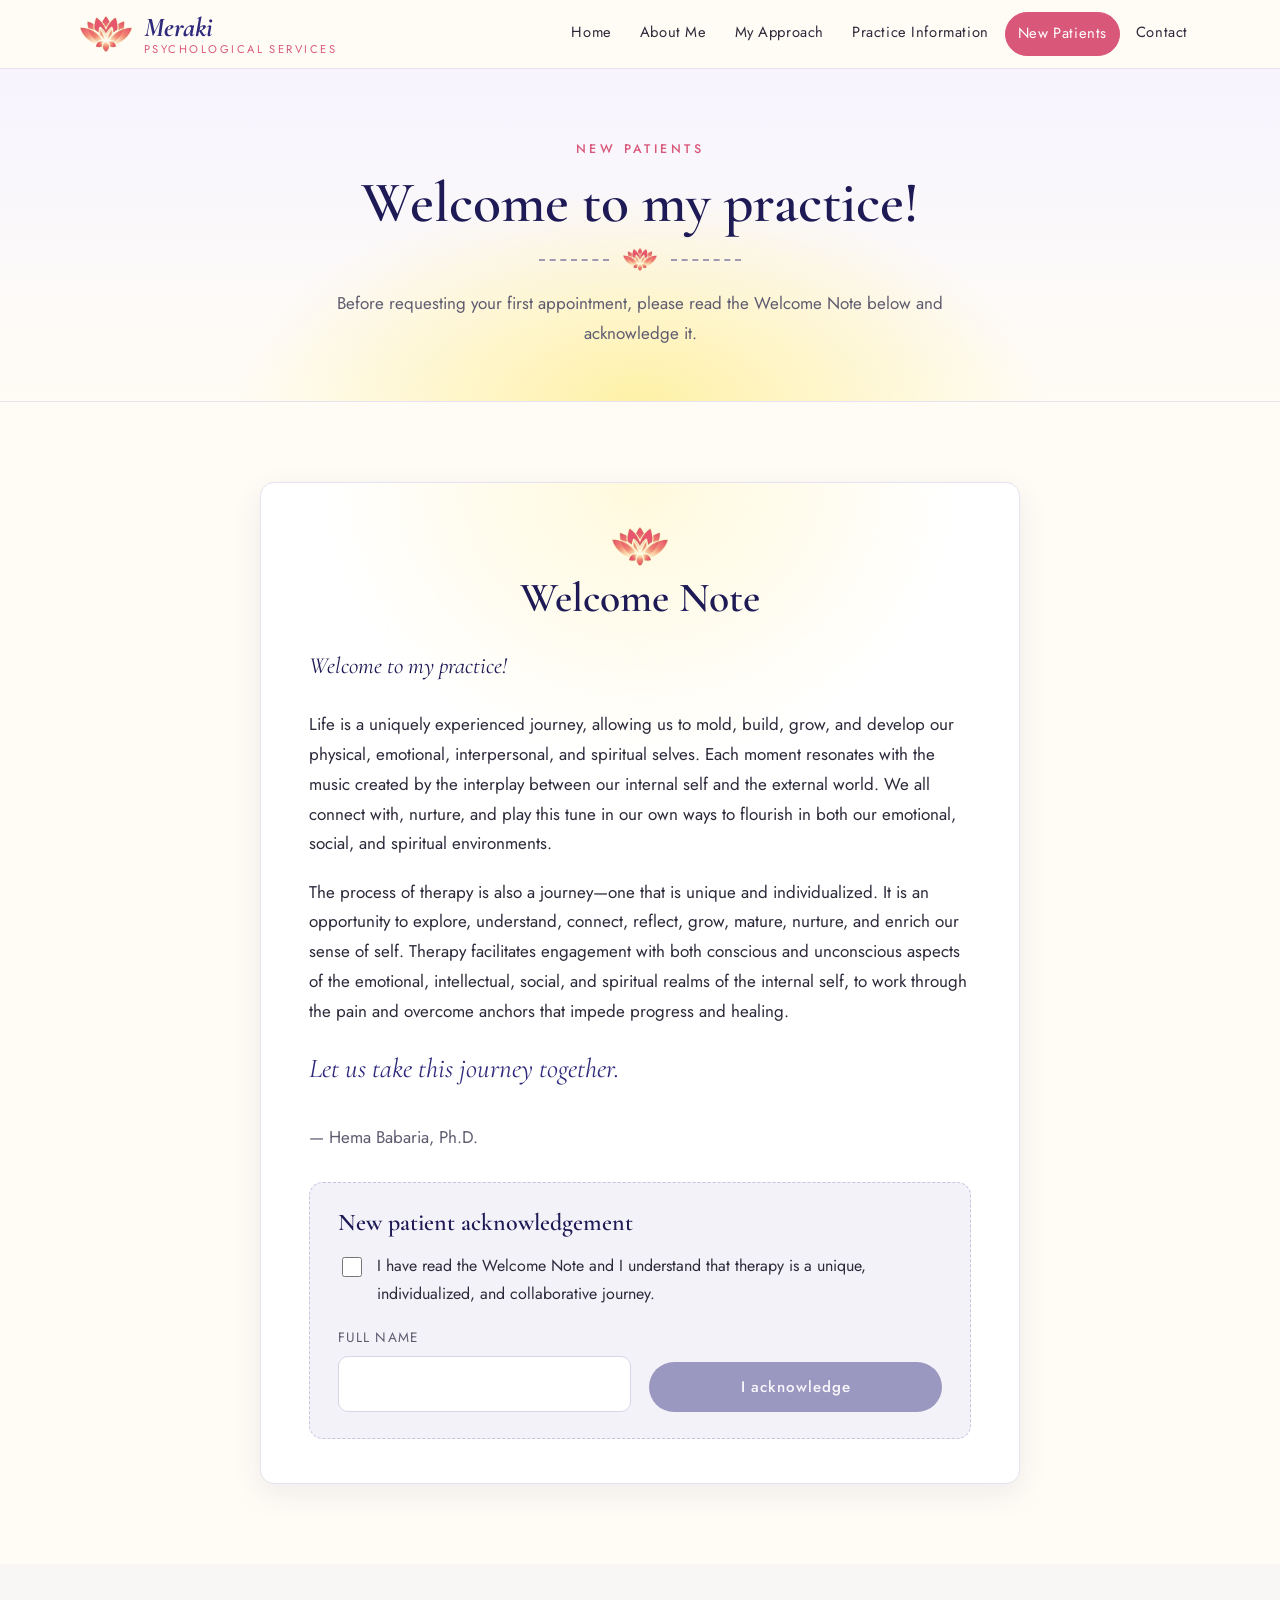
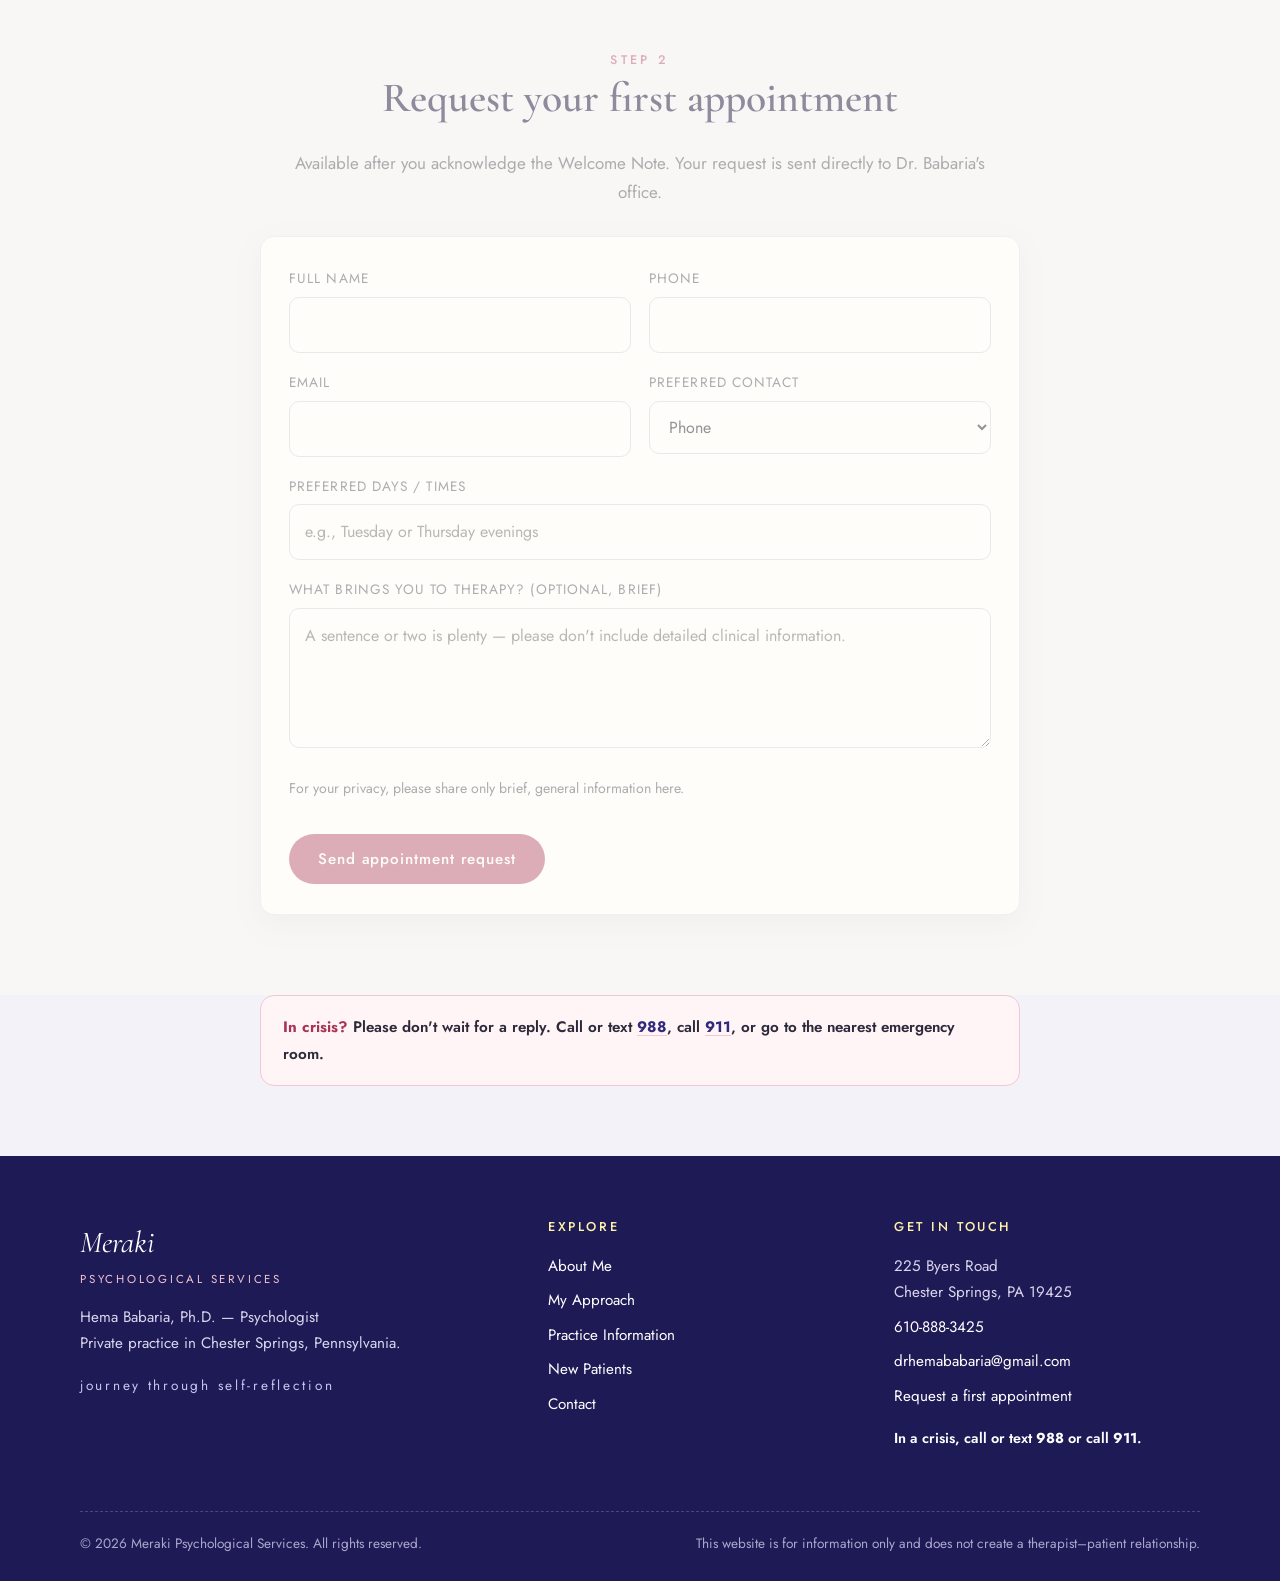
<file: new-patients.html>
<!DOCTYPE html>
<html lang="en">
<head>
<meta charset="utf-8">
<meta name="viewport" content="width=device-width, initial-scale=1">
<title>New Patients — Welcome Note | Meraki Psychological Services</title>
<meta name="description" content="New patients: please read and acknowledge Dr. Hema Babaria's Welcome Note, then request your first appointment.">
<link rel="icon" type="image/png" href="assets/images/favicon.png">
<link rel="preconnect" href="https://fonts.googleapis.com">
<link rel="preconnect" href="https://fonts.gstatic.com" crossorigin>
<link href="https://fonts.googleapis.com/css2?family=Cormorant+Garamond:ital,wght@0,500;0,600;0,700;1,500;1,600&family=Jost:wght@300;400;500&display=swap" rel="stylesheet">
<link rel="stylesheet" href="css/style.css">
</head>
<body>
<a class="skip-link" href="#main">Skip to content</a>
<header class="site-header">
  <div class="container header-inner">
    <a class="brand" href="index.html" aria-label="Meraki Psychological Services — home">
      <img src="assets/images/lotus.png" alt="" width="52" height="38">
      <span class="brand-text"><span class="brand-name">Meraki</span><span class="brand-sub">Psychological Services</span></span>
    </a>
    <button class="nav-toggle" aria-label="Open menu" aria-expanded="false" aria-controls="site-nav">
      <svg width="24" height="24" viewBox="0 0 24 24" fill="none" stroke="currentColor" stroke-width="1.8" stroke-linecap="round"><path d="M4 7h16M4 12h16M4 17h16"/></svg>
    </button>
    <nav class="main-nav" id="site-nav" aria-label="Main">
      <ul><li><a href="index.html">Home</a></li><li><a href="about.html">About Me</a></li><li><a href="approach.html">My Approach</a></li><li><a href="practice.html">Practice Information</a></li><li><a href="new-patients.html" class="nav-cta" aria-current="page">New Patients</a></li><li><a href="contact.html">Contact</a></li></ul>
    </nav>
  </div>
</header>
<main id="main">
<section class="page-hero">
  <div class="container">
    <span class="eyebrow">New Patients</span>
    <h1>Welcome to my practice!</h1>
    <div class="divider"><img src="assets/images/lotus.png" alt=""></div>
    <p>Before requesting your first appointment, please read the Welcome Note below and acknowledge it.</p>
  </div>
</section>
<section>
  <div class="container prose">
    <article class="welcome-letter reveal" aria-labelledby="welcome-title">
      <img class="lotus-top" src="assets/images/lotus.png" alt="">
      <h2 id="welcome-title">Welcome Note</h2>
      <p class="lead">Welcome to my practice!</p>
      <p>Life is a uniquely experienced journey, allowing us to mold, build, grow, and develop our physical, emotional, interpersonal, and spiritual selves. Each moment resonates with the music created by the interplay between our internal self and the external world. We all connect with, nurture, and play this tune in our own ways to flourish in both our emotional, social, and spiritual environments.</p>
      <p>The process of therapy is also a journey—one that is unique and individualized. It is an opportunity to explore, understand, connect, reflect, grow, mature, nurture, and enrich our sense of self. Therapy facilitates engagement with both conscious and unconscious aspects of the emotional, intellectual, social, and spiritual realms of the internal self, to work through the pain and overcome anchors that impede progress and healing.</p>
      <p class="signature">Let us take this journey together.</p>
      <p style="color:var(--muted)">— Hema Babaria, Ph.D.</p>

      <form class="ack-box" id="ack-form" novalidate>
        <h3 style="margin-bottom:14px">New patient acknowledgement</h3>
        <label class="ack-check" for="ack-check">
          <input type="checkbox" id="ack-check" name="ack">
          <span>I have read the Welcome Note and I understand that therapy is a unique, individualized, and collaborative journey.</span>
        </label>
        <div class="form-row" style="margin-top:18px">
          <div class="field"><label for="ack-name">Full name</label><input type="text" id="ack-name" name="ack_name" autocomplete="name" required></div>
          <div class="field" style="display:flex;align-items:flex-end"><button type="submit" class="btn btn-primary" id="ack-submit" disabled style="width:100%">I acknowledge</button></div>
        </div>
        <div class="ack-status" id="ack-status" role="status" aria-live="polite"></div>
      </form>
    </article>
  </div>
</section>

<section class="section-alt locked" id="request-section" aria-disabled="true">
  <div class="container prose">
    <div class="section-head" style="margin-bottom:28px">
      <span class="eyebrow">Step 2</span>
      <h2>Request your first appointment</h2>
      <p>Available after you acknowledge the Welcome Note. Your request is sent directly to Dr. Babaria's office.</p>
    </div>
    <form class="form card" id="request-form">
      <div class="hp-field" aria-hidden="true"><label>Leave this field empty<input type="text" name="website_hp" tabindex="-1" autocomplete="off"></label></div>
      <div class="form-row">
        <div class="field"><label for="req-name">Full name</label><input type="text" id="req-name" name="name" autocomplete="name" required></div>
        <div class="field"><label for="req-phone">Phone</label><input type="tel" id="req-phone" name="phone" autocomplete="tel" required></div>
      </div>
      <div class="form-row">
        <div class="field"><label for="req-email">Email</label><input type="email" id="req-email" name="email" autocomplete="email" required></div>
        <div class="field"><label for="req-pref">Preferred contact</label>
          <select id="req-pref" name="contact_pref"><option>Phone</option><option>Email</option></select></div>
      </div>
      <div class="field"><label for="req-avail">Preferred days / times</label><input type="text" id="req-avail" name="availability" placeholder="e.g., Tuesday or Thursday evenings"></div>
      <div class="field"><label for="req-msg">What brings you to therapy? (optional, brief)</label><textarea id="req-msg" name="message" placeholder="A sentence or two is plenty — please don't include detailed clinical information."></textarea></div>
      <p class="form-note">For your privacy, please share only brief, general information here.</p>
      <div><button type="submit" class="btn btn-coral">Send appointment request</button></div>
      <div class="form-success" id="request-success" role="status">Thank you — your appointment request has been sent. The practice will contact you using your preferred method.</div>
      <div class="form-error" id="request-error" role="alert">Sorry, your request could not be sent right now. Please try again, or call <a href="tel:+16108883425">610-888-3425</a> or email <a href="#" data-email>drhemababaria@gmail.com</a>.</div>
    </form>
  </div>
</section>
<section style="padding:0 0 70px" class="section-alt">
  <div class="container prose">
    <div class="crisis"><strong>In crisis?</strong> Please don't wait for a reply. Call or text <a href="tel:988">988</a>, call <a href="tel:911">911</a>, or go to the nearest emergency room.</div>
  </div>
</section>
</main>
<footer class="site-footer">
  <div class="container">
    <div class="footer-grid">
      <div>
        <div class="footer-brand">Meraki</div>
        <div class="footer-sub">Psychological Services</div>
        <p>Hema Babaria, Ph.D. — Psychologist<br>Private practice in Chester Springs, Pennsylvania.</p>
        <p style="letter-spacing:.2em;font-size:.85rem;color:#c9c4ef">journey through self-reflection</p>
      </div>
      <div>
        <h4>Explore</h4>
        <ul>
          <li><a href="about.html">About Me</a></li>
          <li><a href="approach.html">My Approach</a></li>
          <li><a href="practice.html">Practice Information</a></li>
          <li><a href="new-patients.html">New Patients</a></li>
          <li><a href="contact.html">Contact</a></li>
        </ul>
      </div>
      <div>
        <h4>Get in touch</h4>
        <ul>
          <li>225 Byers Road<br>Chester Springs, PA 19425</li>
          <li><a href="tel:+16108883425">610-888-3425</a></li>
          <li><a href="#" data-email>drhemababaria@gmail.com</a></li>
          <li><a href="new-patients.html">Request a first appointment</a></li>
        </ul>
        <p class="footer-crisis">In a crisis, call or text <a href="tel:988">988</a> or call <a href="tel:911">911</a>.</p>
      </div>
    </div>
    <div class="footer-bottom">
      <span>&copy; <span data-year>2026</span> Meraki Psychological Services. All rights reserved.</span>
      <span>This website is for information only and does not create a therapist–patient relationship.</span>
    </div>
  </div>
</footer>
<script src="js/main.js"></script>
</body>
</html>
</file>
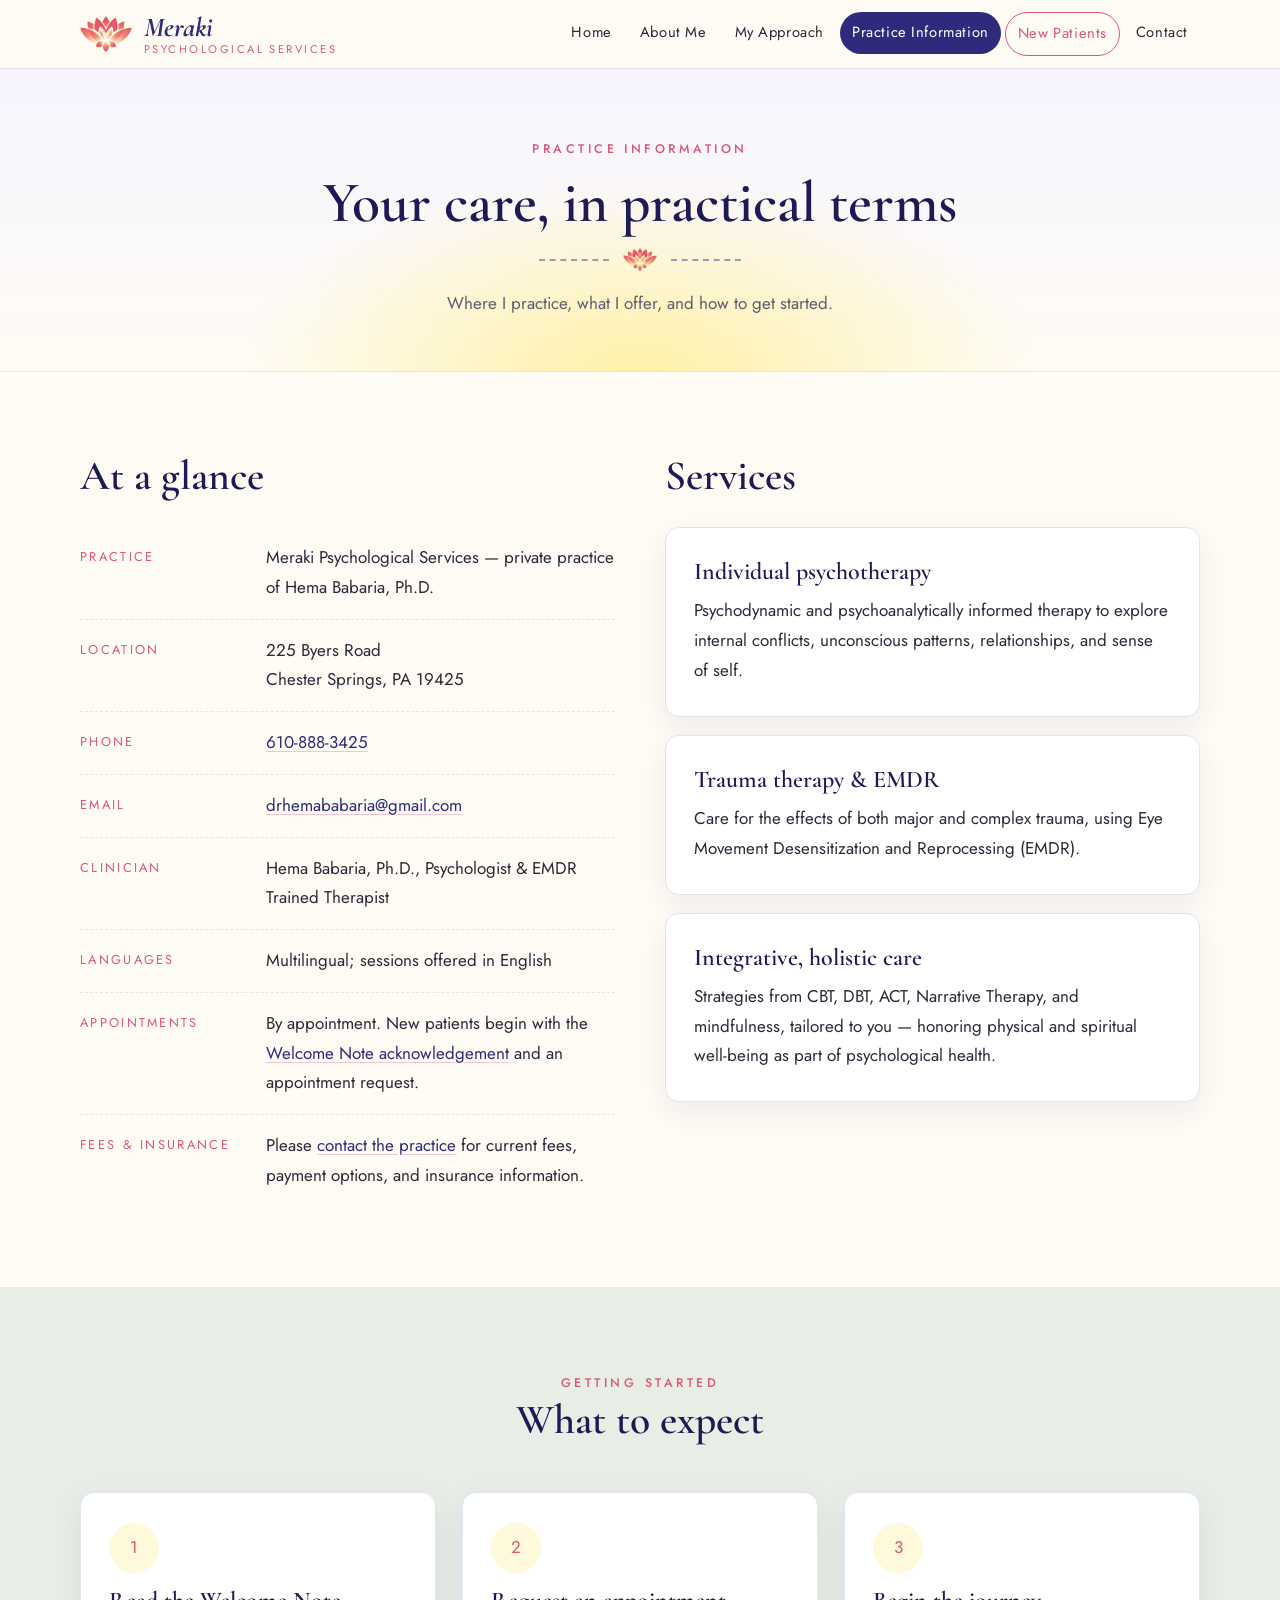
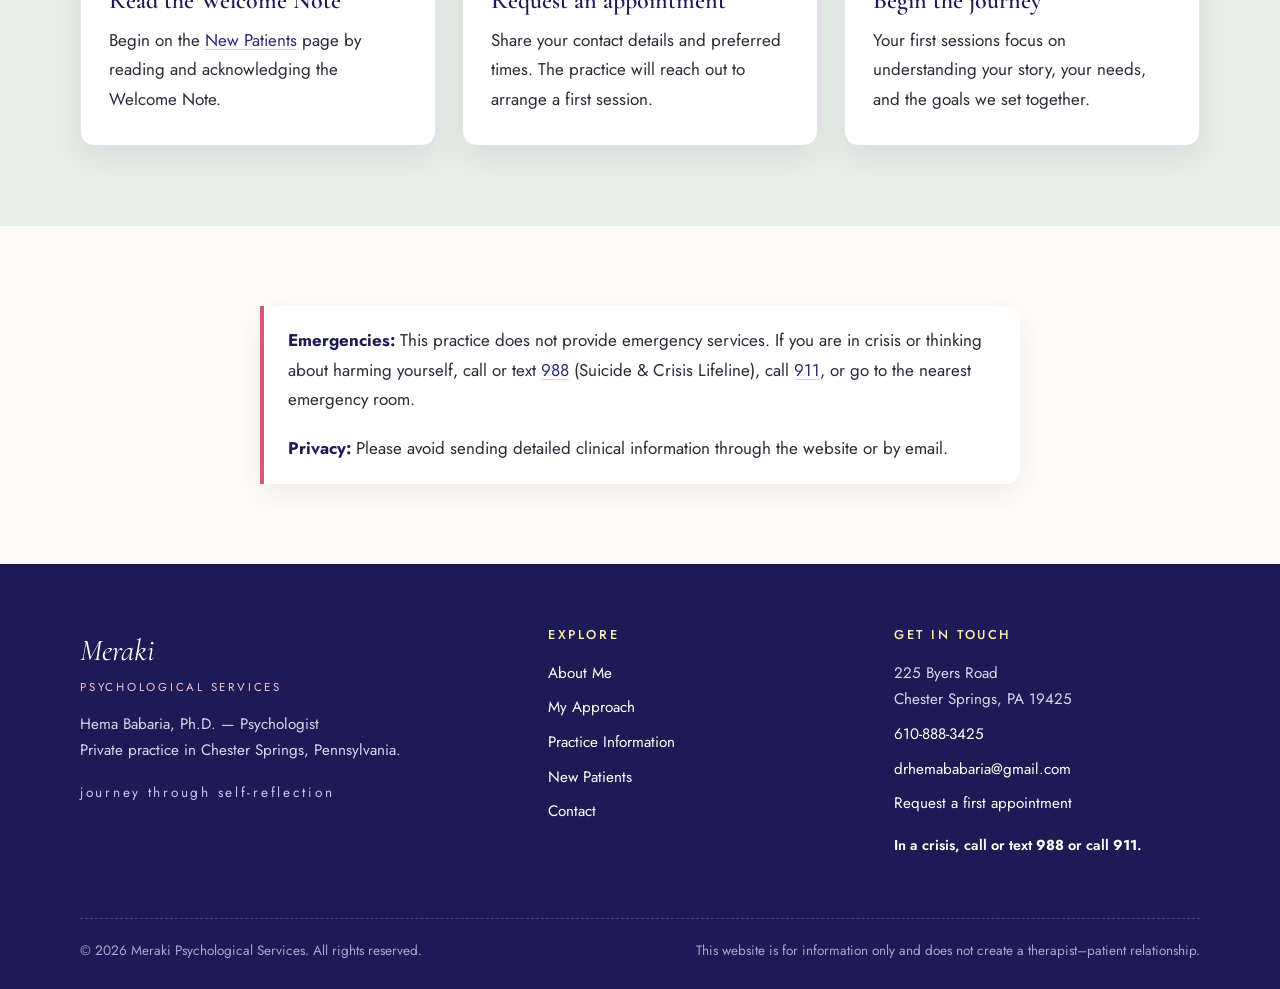
<file: practice.html>
<!DOCTYPE html>
<html lang="en">
<head>
<meta charset="utf-8">
<meta name="viewport" content="width=device-width, initial-scale=1">
<title>Practice Information | Meraki Psychological Services</title>
<meta name="description" content="Practice information for Meraki Psychological Services, Chester Springs, PA: services, location, appointments and what to expect.">
<link rel="icon" type="image/png" href="assets/images/favicon.png">
<link rel="preconnect" href="https://fonts.googleapis.com">
<link rel="preconnect" href="https://fonts.gstatic.com" crossorigin>
<link href="https://fonts.googleapis.com/css2?family=Cormorant+Garamond:ital,wght@0,500;0,600;0,700;1,500;1,600&family=Jost:wght@300;400;500&display=swap" rel="stylesheet">
<link rel="stylesheet" href="css/style.css">
</head>
<body>
<a class="skip-link" href="#main">Skip to content</a>
<header class="site-header">
  <div class="container header-inner">
    <a class="brand" href="index.html" aria-label="Meraki Psychological Services — home">
      <img src="assets/images/lotus.png" alt="" width="52" height="38">
      <span class="brand-text"><span class="brand-name">Meraki</span><span class="brand-sub">Psychological Services</span></span>
    </a>
    <button class="nav-toggle" aria-label="Open menu" aria-expanded="false" aria-controls="site-nav">
      <svg width="24" height="24" viewBox="0 0 24 24" fill="none" stroke="currentColor" stroke-width="1.8" stroke-linecap="round"><path d="M4 7h16M4 12h16M4 17h16"/></svg>
    </button>
    <nav class="main-nav" id="site-nav" aria-label="Main">
      <ul><li><a href="index.html">Home</a></li><li><a href="about.html">About Me</a></li><li><a href="approach.html">My Approach</a></li><li><a href="practice.html" aria-current="page">Practice Information</a></li><li><a href="new-patients.html" class="nav-cta">New Patients</a></li><li><a href="contact.html">Contact</a></li></ul>
    </nav>
  </div>
</header>
<main id="main">
<section class="page-hero">
  <div class="container">
    <span class="eyebrow">Practice Information</span>
    <h1>Your care, in practical terms</h1>
    <div class="divider"><img src="assets/images/lotus.png" alt=""></div>
    <p>Where I practice, what I offer, and how to get started.</p>
  </div>
</section>
<section>
  <div class="container grid-2" style="align-items:start">
    <div class="reveal">
      <h2>At a glance</h2>
      <ul class="info-list">
        <li><span class="label">Practice</span><span>Meraki Psychological Services — private practice of Hema Babaria, Ph.D.</span></li>
        <li><span class="label">Location</span><span>225 Byers Road<br>Chester Springs, PA 19425</span></li>
        <li><span class="label">Phone</span><span><a href="tel:+16108883425">610-888-3425</a></span></li>
        <li><span class="label">Email</span><span><a href="#" data-email>drhemababaria@gmail.com</a></span></li>
        <li><span class="label">Clinician</span><span>Hema Babaria, Ph.D., Psychologist &amp; EMDR Trained Therapist</span></li>
        <li><span class="label">Languages</span><span>Multilingual; sessions offered in English</span></li>
        <li><span class="label">Appointments</span><span>By appointment. New patients begin with the <a href="new-patients.html">Welcome Note acknowledgement</a> and an appointment request.</span></li>
        <li><span class="label">Fees &amp; insurance</span><span>Please <a href="contact.html">contact the practice</a> for current fees, payment options, and insurance information.</span></li>
      </ul>
    </div>
    <div class="reveal">
      <h2>Services</h2>
      <div class="card" style="margin-bottom:18px">
        <h3>Individual psychotherapy</h3>
        <p>Psychodynamic and psychoanalytically informed therapy to explore internal conflicts, unconscious patterns, relationships, and sense of self.</p>
      </div>
      <div class="card" style="margin-bottom:18px">
        <h3>Trauma therapy &amp; EMDR</h3>
        <p>Care for the effects of both major and complex trauma, using Eye Movement Desensitization and Reprocessing (EMDR).</p>
      </div>
      <div class="card">
        <h3>Integrative, holistic care</h3>
        <p>Strategies from CBT, DBT, ACT, Narrative Therapy, and mindfulness, tailored to you — honoring physical and spiritual well-being as part of psychological health.</p>
      </div>
    </div>
  </div>
</section>

<section class="section-sage">
  <div class="container">
    <div class="section-head reveal">
      <span class="eyebrow">Getting started</span>
      <h2>What to expect</h2>
    </div>
    <div class="grid-3">
      <article class="card reveal"><div class="icon">1</div><h3>Read the Welcome Note</h3><p>Begin on the <a href="new-patients.html">New Patients</a> page by reading and acknowledging the Welcome Note.</p></article>
      <article class="card reveal"><div class="icon">2</div><h3>Request an appointment</h3><p>Share your contact details and preferred times. The practice will reach out to arrange a first session.</p></article>
      <article class="card reveal"><div class="icon">3</div><h3>Begin the journey</h3><p>Your first sessions focus on understanding your story, your needs, and the goals we set together.</p></article>
    </div>
  </div>
</section>

<section>
  <div class="container prose reveal">
    <div class="notice">
      <p><strong>Emergencies:</strong> This practice does not provide emergency services. If you are in crisis or thinking about harming yourself, call or text <a href="tel:988">988</a> (Suicide &amp; Crisis Lifeline), call <a href="tel:911">911</a>, or go to the nearest emergency room.</p>
      <p style="margin:0"><strong>Privacy:</strong> Please avoid sending detailed clinical information through the website or by email.</p>
    </div>
  </div>
</section>
</main>
<footer class="site-footer">
  <div class="container">
    <div class="footer-grid">
      <div>
        <div class="footer-brand">Meraki</div>
        <div class="footer-sub">Psychological Services</div>
        <p>Hema Babaria, Ph.D. — Psychologist<br>Private practice in Chester Springs, Pennsylvania.</p>
        <p style="letter-spacing:.2em;font-size:.85rem;color:#c9c4ef">journey through self-reflection</p>
      </div>
      <div>
        <h4>Explore</h4>
        <ul>
          <li><a href="about.html">About Me</a></li>
          <li><a href="approach.html">My Approach</a></li>
          <li><a href="practice.html">Practice Information</a></li>
          <li><a href="new-patients.html">New Patients</a></li>
          <li><a href="contact.html">Contact</a></li>
        </ul>
      </div>
      <div>
        <h4>Get in touch</h4>
        <ul>
          <li>225 Byers Road<br>Chester Springs, PA 19425</li>
          <li><a href="tel:+16108883425">610-888-3425</a></li>
          <li><a href="#" data-email>drhemababaria@gmail.com</a></li>
          <li><a href="new-patients.html">Request a first appointment</a></li>
        </ul>
        <p class="footer-crisis">In a crisis, call or text <a href="tel:988">988</a> or call <a href="tel:911">911</a>.</p>
      </div>
    </div>
    <div class="footer-bottom">
      <span>&copy; <span data-year>2026</span> Meraki Psychological Services. All rights reserved.</span>
      <span>This website is for information only and does not create a therapist–patient relationship.</span>
    </div>
  </div>
</footer>
<script src="js/main.js"></script>
</body>
</html>
</file>
<file: css/style.css>
/* ==========================================================
   Meraki Psychological Services — Dr. Hema Babaria
   Palette drawn from the Meraki logo: indigo script, lotus coral,
   sunrise glow — balanced with soft sage for a calm, natural feel.
   ========================================================== */
:root {
  --indigo: #2f2a7c;
  --indigo-deep: #1e1a55;
  --coral: #d9587a;
  --coral-soft: #f3c6d1;
  --sun: #fff1a8;
  --sun-soft: #fff9dc;
  --cream: #fffcf5;
  --sage: #7f9a83;
  --sage-soft: #e7eee6;
  --mist: #f4f2f9;
  --ink: #2c2a3a;
  --muted: #5f5c70;
  --line: #e6e2ef;
  --radius: 14px;
  --shadow: 0 10px 30px rgba(47, 42, 124, 0.08);
  --serif: "Cormorant Garamond", Georgia, "Times New Roman", serif;
  --sans: "Jost", "Segoe UI", system-ui, -apple-system, sans-serif;
  --max: 1120px;
}

*, *::before, *::after { box-sizing: border-box; }
html { scroll-behavior: smooth; }
body {
  margin: 0;
  font-family: var(--sans);
  font-weight: 400;
  font-size: 17px;
  line-height: 1.75;
  color: var(--ink);
  background: var(--cream);
}
img { max-width: 100%; height: auto; display: block; }
a { color: var(--indigo); text-decoration-color: var(--coral-soft); text-underline-offset: 3px; }
a:hover { color: var(--coral); }
h1, h2, h3 { font-family: var(--serif); color: var(--indigo-deep); font-weight: 600; line-height: 1.2; margin: 0 0 .6em; }
h1 { font-size: clamp(2.3rem, 5vw, 3.6rem); }
h2 { font-size: clamp(1.9rem, 3.4vw, 2.6rem); }
h3 { font-size: 1.5rem; }
p { margin: 0 0 1.1em; }
.container { width: min(var(--max), 92%); margin: 0 auto; }
.skip-link { position: absolute; left: -999px; top: 0; background: var(--indigo); color: #fff; padding: 8px 14px; z-index: 100; }
.skip-link:focus { left: 10px; }

/* ---------- Header ---------- */
.site-header {
  position: sticky; top: 0; z-index: 50;
  background: rgba(255, 252, 245, 0.94);
  backdrop-filter: blur(8px);
  border-bottom: 1px solid var(--line);
}
.header-inner { display: flex; align-items: center; justify-content: space-between; gap: 20px; padding: 12px 0; }
.brand { display: flex; align-items: center; gap: 12px; text-decoration: none; }
.brand img { width: 52px; height: auto; }
.brand-text { display: flex; flex-direction: column; line-height: 1.1; }
.brand-name { font-family: var(--serif); font-size: 1.7rem; font-weight: 700; color: var(--indigo); font-style: italic; }
.brand-sub { font-size: .7rem; letter-spacing: .22em; text-transform: uppercase; color: var(--coral); }

.nav-toggle { display: none; background: none; border: 1px solid var(--line); border-radius: 10px; padding: 8px 10px; cursor: pointer; color: var(--indigo); }
.nav-toggle svg { display: block; }
.main-nav ul { list-style: none; display: flex; gap: 4px; margin: 0; padding: 0; flex-wrap: wrap; }
.main-nav a {
  display: block; padding: 8px 12px; border-radius: 999px;
  font-size: .92rem; letter-spacing: .04em; text-decoration: none; color: var(--ink);
  transition: background .2s, color .2s;
}
.main-nav a:hover { background: var(--mist); color: var(--indigo); }
.main-nav a[aria-current="page"] { background: var(--indigo); color: #fff; }
.main-nav a.nav-cta { border: 1px solid var(--coral); color: var(--coral); }
.main-nav a.nav-cta:hover, .main-nav a.nav-cta[aria-current="page"] { background: var(--coral); color: #fff; }

/* ---------- Hero ---------- */
.hero {
  position: relative; overflow: hidden;
  background:
    radial-gradient(ellipse 55% 60% at 50% 62%, var(--sun) 0%, rgba(255, 241, 168, .55) 35%, rgba(255, 252, 245, 0) 70%),
    linear-gradient(180deg, #fbf8ff 0%, var(--cream) 70%);
  padding: 70px 0 0;
  text-align: center;
}
.hero-rays { position: absolute; inset: 0; width: 100%; height: 100%; pointer-events: none; opacity: .22; }
.hero-content { position: relative; z-index: 2; padding-bottom: 40px; }
.hero-logo { width: min(560px, 90%); height: auto; margin: 0 auto 22px; }
.hero .tagline { font-size: 1.05rem; letter-spacing: .38em; text-transform: lowercase; color: var(--indigo); margin-bottom: 26px; }
.hero h1 { font-size: clamp(1.9rem, 3.6vw, 2.6rem); font-weight: 500; font-style: italic; max-width: 760px; margin: 0 auto 26px; }
.hero-landscape { position: relative; z-index: 1; display: block; width: 100%; height: auto; margin-top: -10px; }

.page-hero {
  position: relative; overflow: hidden; text-align: center;
  background:
    radial-gradient(ellipse 45% 90% at 50% 100%, var(--sun) 0%, rgba(255, 241, 168, 0) 70%),
    linear-gradient(180deg, #f7f4ff 0%, var(--cream) 100%);
  padding: 64px 0 52px;
  border-bottom: 1px solid var(--line);
}
.page-hero .eyebrow { margin-bottom: 8px; }
.page-hero h1 { margin-bottom: 10px; }
.page-hero p { color: var(--muted); max-width: 640px; margin: 0 auto; }

.eyebrow { display: inline-block; font-size: .78rem; letter-spacing: .28em; text-transform: uppercase; color: var(--coral); font-weight: 500; }

/* ---------- Buttons ---------- */
.btn {
  display: inline-block; padding: 13px 28px; border-radius: 999px;
  font-family: var(--sans); font-size: .95rem; letter-spacing: .06em; font-weight: 500;
  text-decoration: none; border: 1px solid transparent; cursor: pointer;
  transition: transform .15s, background .2s, color .2s, box-shadow .2s;
}
.btn:hover { transform: translateY(-1px); }
.btn-primary { background: var(--indigo); color: #fff; box-shadow: 0 6px 18px rgba(47, 42, 124, .22); }
.btn-primary:hover { background: var(--indigo-deep); color: #fff; }
.btn-outline { border-color: var(--indigo); color: var(--indigo); background: transparent; }
.btn-outline:hover { background: var(--indigo); color: #fff; }
.btn-coral { background: var(--coral); color: #fff; }
.btn-coral:hover { background: #c4466a; color: #fff; }
.btn[disabled] { opacity: .45; cursor: not-allowed; transform: none; box-shadow: none; }
.btn-row { display: flex; gap: 14px; justify-content: center; flex-wrap: wrap; }

/* ---------- Sections ---------- */
section { padding: 80px 0; }
.section-alt { background: var(--mist); }
.section-sage { background: var(--sage-soft); }
.section-head { text-align: center; max-width: 720px; margin: 0 auto 46px; }
.section-head p { color: var(--muted); }
.divider { display: flex; align-items: center; justify-content: center; gap: 14px; margin: 6px auto 18px; color: var(--coral); }
.divider::before, .divider::after { content: ""; width: 70px; border-top: 2px dashed var(--indigo); opacity: .45; }
.divider img { width: 34px; }

.prose { max-width: 760px; margin: 0 auto; }
.prose p:first-of-type::first-letter { }
.lead { font-family: var(--serif); font-size: 1.45rem; line-height: 1.55; color: var(--indigo-deep); font-style: italic; }
.signature { font-family: var(--serif); font-size: 1.7rem; font-style: italic; color: var(--indigo); margin-top: 10px; }

.grid-2 { display: grid; grid-template-columns: 1fr 1fr; gap: 50px; align-items: center; }
.grid-3 { display: grid; grid-template-columns: repeat(3, 1fr); gap: 26px; }

.card {
  background: #fff; border: 1px solid var(--line); border-radius: var(--radius);
  padding: 30px 28px; box-shadow: var(--shadow);
}
.card h3 { margin-bottom: .4em; }
.card p:last-child { margin-bottom: 0; }
.card .icon { width: 50px; height: 50px; border-radius: 50%; display: grid; place-items: center; margin-bottom: 14px; background: var(--sun-soft); color: var(--coral); }
.card a.more { font-weight: 500; text-decoration: none; }

.quote-band { text-align: center; background: linear-gradient(135deg, var(--indigo) 0%, #433c9e 100%); color: #fff; }
.quote-band blockquote { margin: 0 auto; max-width: 820px; font-family: var(--serif); font-size: clamp(1.5rem, 3vw, 2.1rem); font-style: italic; line-height: 1.45; }
.quote-band cite { display: block; margin-top: 16px; font-family: var(--sans); font-style: normal; font-size: .85rem; letter-spacing: .25em; text-transform: uppercase; color: var(--sun); }

/* Portrait placeholder */
.portrait {
  aspect-ratio: 4 / 5; border-radius: 200px 200px var(--radius) var(--radius);
  background:
    radial-gradient(circle at 50% 38%, var(--sun) 0%, rgba(255,241,168,0) 55%),
    linear-gradient(180deg, #efeafb 0%, var(--sage-soft) 100%);
  display: grid; place-items: center; border: 1px solid var(--line); box-shadow: var(--shadow);
  position: relative; overflow: hidden;
}
.portrait img.lotus { width: 38%; opacity: .9; }
.portrait img.photo { position: absolute; inset: 0; width: 100%; height: 100%; object-fit: cover; object-position: center 20%; }
figure.portrait { margin: 0; }
.portrait .caption { position: absolute; bottom: 18px; left: 0; right: 0; text-align: center; font-size: .82rem; letter-spacing: .14em; text-transform: uppercase; color: var(--muted); }

/* Credentials list */
.cred-list { list-style: none; padding: 0; margin: 0; display: grid; gap: 16px; }
.cred-list li { display: grid; grid-template-columns: 34px 1fr; gap: 14px; align-items: start; background: #fff; border: 1px solid var(--line); border-radius: var(--radius); padding: 18px 20px; }
.cred-list .dot { width: 34px; height: 34px; border-radius: 50%; background: var(--sun-soft); display: grid; place-items: center; color: var(--coral); font-weight: 600; }
.cred-list strong { display: block; color: var(--indigo-deep); font-weight: 500; }
.cred-list span.meta { color: var(--muted); font-size: .95rem; }

/* Approach modality chips */
.chips { display: flex; flex-wrap: wrap; gap: 10px; justify-content: center; margin: 10px 0 0; padding: 0; list-style: none; }
.chips li { padding: 9px 18px; border-radius: 999px; background: #fff; border: 1px solid var(--line); color: var(--indigo); font-size: .95rem; }

/* Info table (practice information) */
.info-list { list-style: none; margin: 0; padding: 0; }
.info-list li { display: grid; grid-template-columns: 170px 1fr; gap: 16px; padding: 16px 0; border-bottom: 1px dashed var(--line); }
.info-list li:last-child { border-bottom: 0; }
.info-list .label { font-size: .8rem; letter-spacing: .18em; text-transform: uppercase; color: var(--coral); padding-top: 3px; }

.notice {
  border-left: 4px solid var(--coral); background: #fff; border-radius: 0 var(--radius) var(--radius) 0;
  padding: 20px 24px; box-shadow: var(--shadow);
}
.notice strong { color: var(--indigo-deep); }

/* ---------- Welcome acknowledgement ---------- */
.welcome-letter {
  background: #fff; border: 1px solid var(--line); border-radius: var(--radius); box-shadow: var(--shadow);
  padding: 44px 48px; position: relative;
  background-image: radial-gradient(ellipse 60% 40% at 50% 0%, var(--sun-soft) 0%, rgba(255,255,255,0) 70%);
}
.welcome-letter .lotus-top { width: 56px; margin: 0 auto 8px; }
.welcome-letter h2 { text-align: center; }
.ack-box { margin-top: 30px; padding: 26px 28px; border-radius: var(--radius); background: var(--mist); border: 1px dashed #c9c3e0; }
.ack-check { display: flex; gap: 12px; align-items: flex-start; font-size: 1rem; cursor: pointer; }
.ack-check input { width: 20px; height: 20px; margin-top: 5px; accent-color: var(--indigo); flex-shrink: 0; }
.ack-status { display: none; margin-top: 18px; padding: 14px 18px; border-radius: 10px; background: var(--sage-soft); color: #355a3e; }
.ack-status.show { display: block; }
.locked { opacity: .5; pointer-events: none; filter: grayscale(.3); transition: opacity .3s; }

/* ---------- Forms ---------- */
.form { display: grid; gap: 18px; }
.form-row { display: grid; grid-template-columns: 1fr 1fr; gap: 18px; }
.field label { display: block; font-size: .85rem; letter-spacing: .08em; text-transform: uppercase; color: var(--muted); margin-bottom: 6px; }
.field input, .field select, .field textarea {
  width: 100%; padding: 13px 15px; font: inherit; font-size: 1rem; color: var(--ink);
  border: 1px solid #d9d4e8; border-radius: 10px; background: #fff; transition: border .2s, box-shadow .2s;
}
.field textarea { min-height: 140px; resize: vertical; }
.field input:focus, .field select:focus, .field textarea:focus { outline: none; border-color: var(--indigo); box-shadow: 0 0 0 3px rgba(47, 42, 124, .12); }
.form-note { font-size: .88rem; color: var(--muted); }
.form-success { display: none; padding: 16px 18px; border-radius: 10px; background: var(--sage-soft); color: #355a3e; }
.form-success.show { display: block; }
.form-error { display: none; padding: 16px 18px; border-radius: 10px; background: #fff4f6; border: 1px solid var(--coral-soft); color: #8a2a47; }
.form-error.show { display: block; }
.hp-field { position: absolute !important; left: -10000px !important; width: 1px; height: 1px; overflow: hidden; }

.contact-card { display: grid; gap: 20px; }
.contact-item { display: grid; grid-template-columns: 46px 1fr; gap: 14px; align-items: start; }
.contact-item .icon { width: 46px; height: 46px; border-radius: 50%; display: grid; place-items: center; background: var(--sun-soft); color: var(--coral); }
.contact-item h3 { font-size: 1.2rem; margin-bottom: 2px; }
.contact-item p { margin: 0; color: var(--muted); }
.map-frame { width: 100%; height: 280px; border: 0; border-radius: var(--radius); filter: saturate(.75); }

.crisis { background: #fff4f6; border: 1px solid var(--coral-soft); border-radius: var(--radius); padding: 18px 22px; font-size: .95rem; font-weight: 600; color: var(--ink); }
.crisis a { font-weight: 700; }
.footer-crisis { margin-top: 16px; font-size: .9rem; font-weight: 600; color: #fff; }
.footer-crisis a { font-weight: 700; color: var(--sun); }
.crisis strong { color: #a83456; }

/* ---------- CTA ---------- */
.cta {
  text-align: center;
  background:
    radial-gradient(ellipse 50% 80% at 50% 110%, var(--sun) 0%, rgba(255,241,168,0) 70%),
    var(--mist);
}

/* ---------- Footer ---------- */
.site-footer { background: var(--indigo-deep); color: #d9d6ee; padding: 60px 0 26px; font-size: .95rem; }
.site-footer a { color: #fff; text-decoration: none; }
.site-footer a:hover { color: var(--sun); }
.footer-grid { display: grid; grid-template-columns: 1.4fr 1fr 1fr; gap: 40px; }
.footer-brand { font-family: var(--serif); font-size: 1.9rem; font-style: italic; color: #fff; }
.footer-sub { font-size: .72rem; letter-spacing: .24em; text-transform: uppercase; color: var(--coral-soft); margin-bottom: 14px; }
.site-footer h4 { font-family: var(--sans); font-size: .8rem; letter-spacing: .2em; text-transform: uppercase; color: var(--sun); margin: 0 0 14px; font-weight: 500; }
.site-footer ul { list-style: none; margin: 0; padding: 0; display: grid; gap: 8px; }
.footer-bottom { margin-top: 44px; padding-top: 20px; border-top: 1px dashed rgba(255,255,255,.2); display: flex; justify-content: space-between; flex-wrap: wrap; gap: 10px; font-size: .85rem; color: #aaa6cc; }

/* ---------- Reveal animation ---------- */
.reveal { opacity: 0; transform: translateY(18px); transition: opacity .8s ease, transform .8s ease; }
.reveal.visible { opacity: 1; transform: none; }
@media (prefers-reduced-motion: reduce) {
  .reveal { opacity: 1; transform: none; transition: none; }
  html { scroll-behavior: auto; }
}

/* ---------- Responsive ---------- */
@media (max-width: 960px) {
  .nav-toggle { display: block; }
  .main-nav { position: absolute; top: 100%; left: 0; right: 0; background: var(--cream); border-bottom: 1px solid var(--line); display: none; padding: 10px 4%; }
  .main-nav.open { display: block; }
  .main-nav ul { flex-direction: column; }
  .grid-2, .grid-3, .footer-grid { grid-template-columns: 1fr; }
  .grid-2 { gap: 34px; }
  .portrait { max-width: 380px; margin: 0 auto; }
}
@media (max-width: 620px) {
  body { font-size: 16px; }
  section { padding: 60px 0; }
  .form-row { grid-template-columns: 1fr; }
  .info-list li { grid-template-columns: 1fr; gap: 4px; }
  .welcome-letter { padding: 30px 22px; }
  .brand-name { font-size: 1.4rem; }
  .brand img { width: 42px; }
  .hero .tagline { letter-spacing: .2em; font-size: .95rem; }
}
</file>
